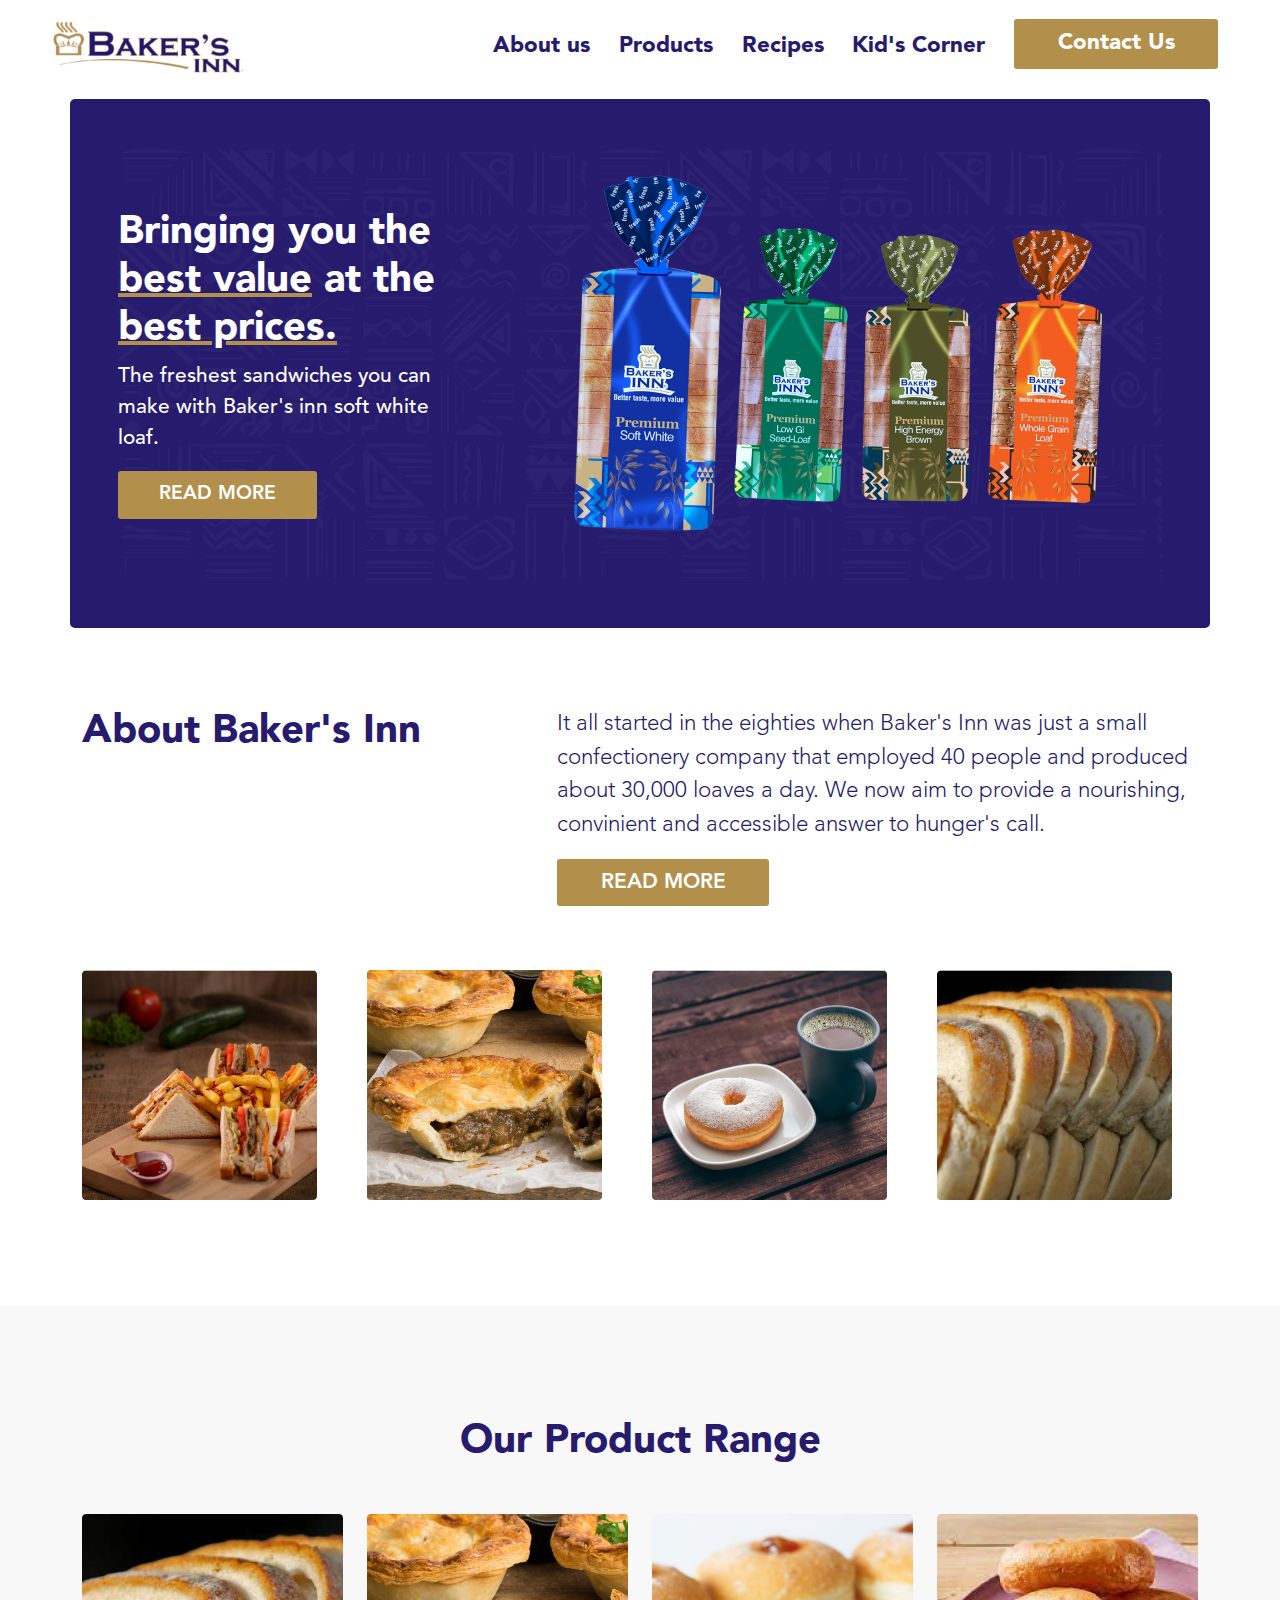
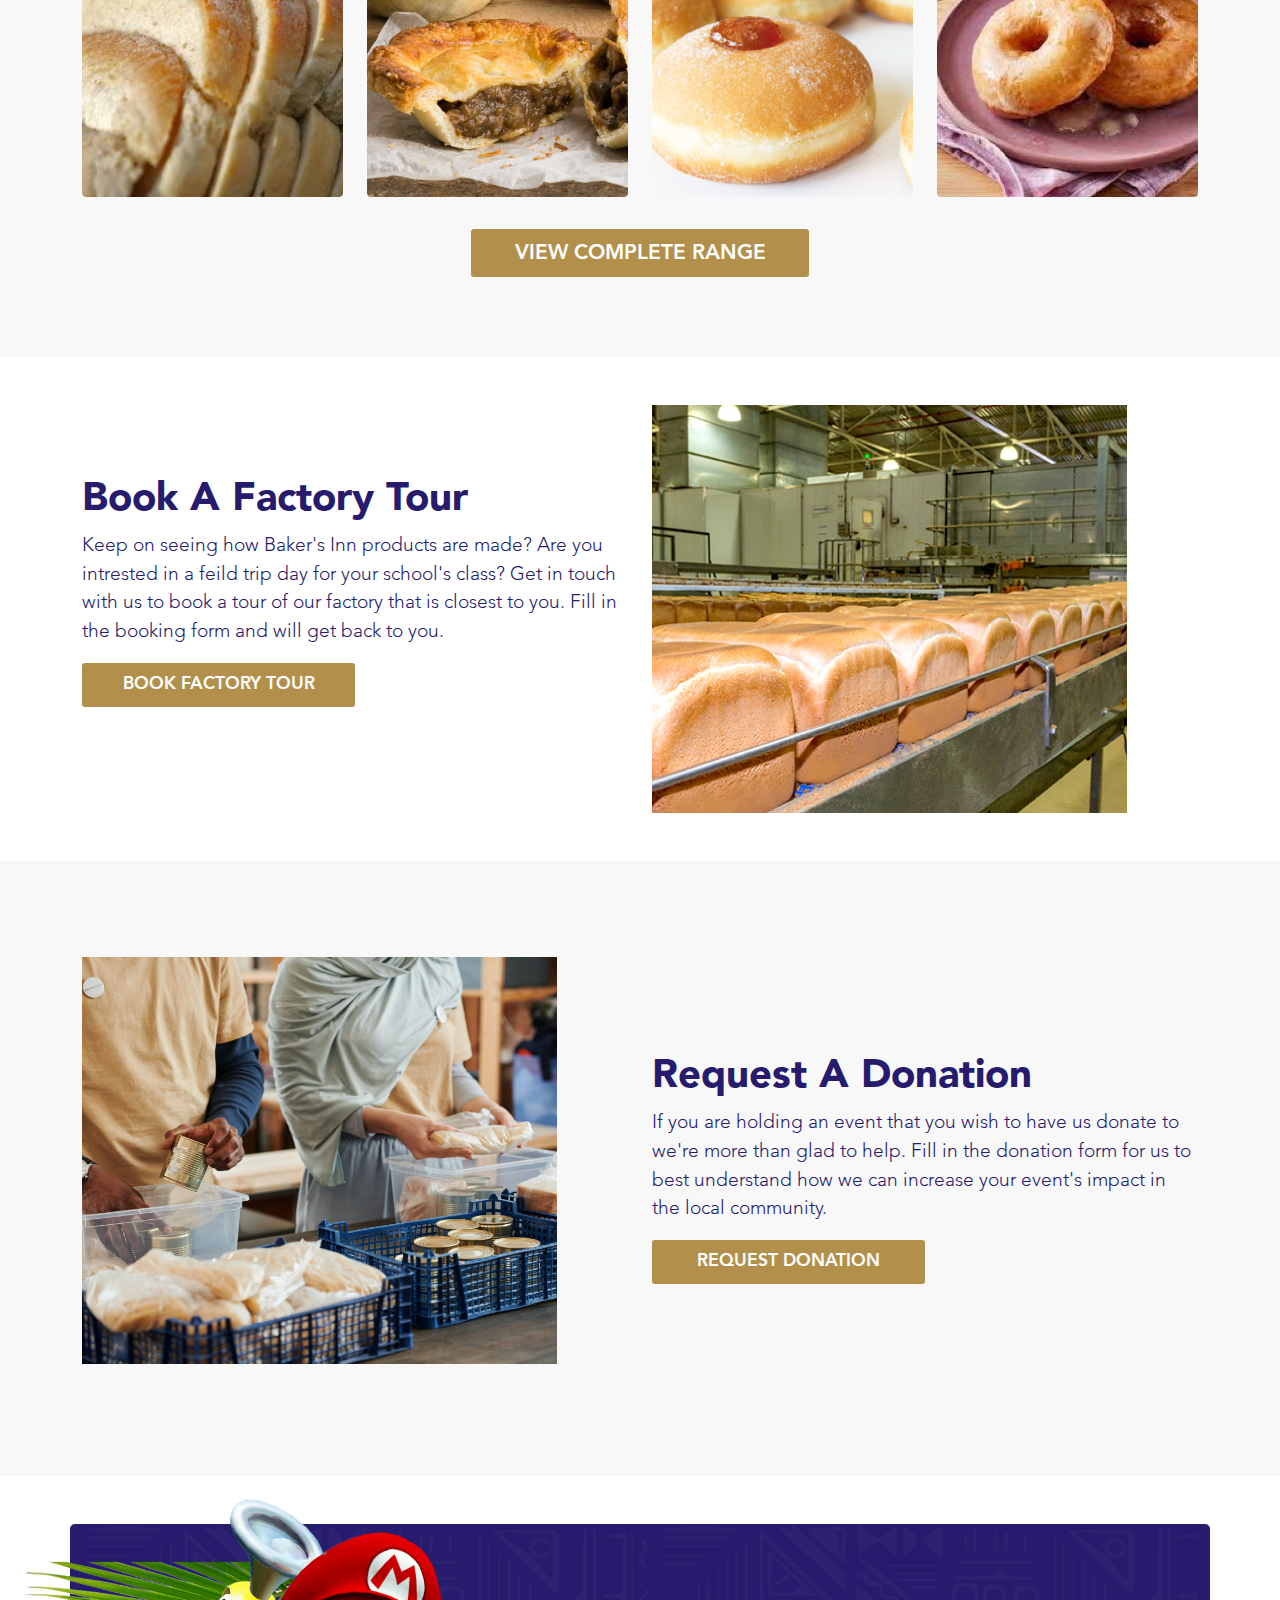
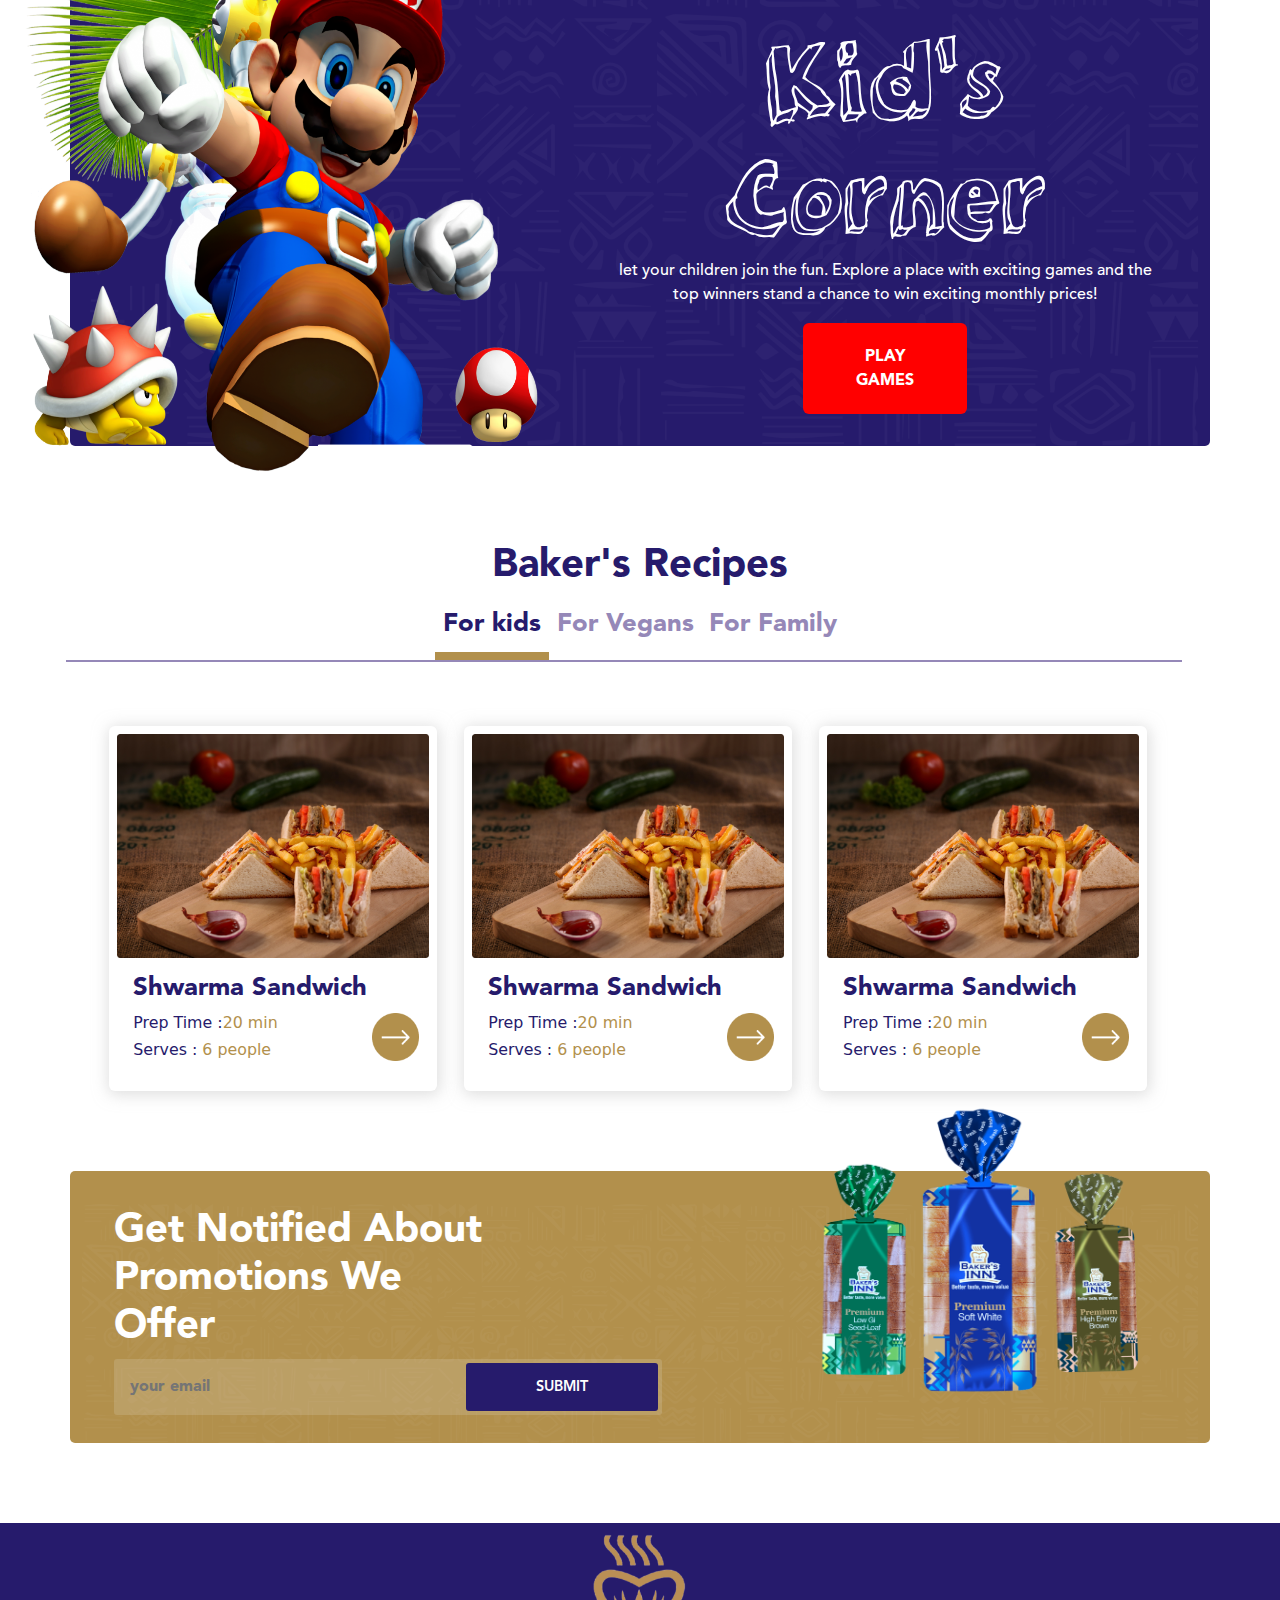
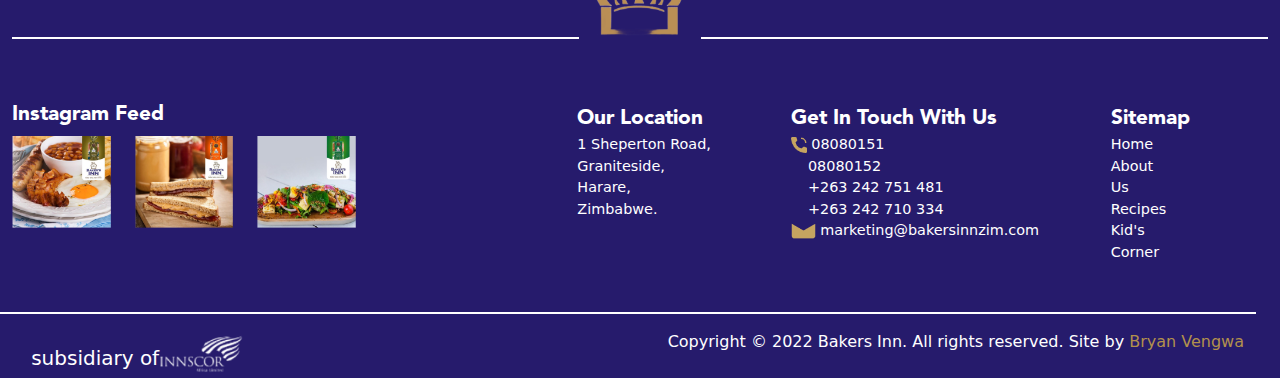
<file: index.html>
<!DOCTYPE html>
<html lang="en">
<head>
       <meta charset="UTF-8">
       <meta http-equiv="X-UA-Compatible" content="IE=edge">
       <meta name="viewport" content="width=device-width, initial-scale=1.0">
       <title>Bakers Inn Zimbabwe</title>
       <link rel="stylesheet" href="style.css">
       <link rel="stylesheet" href="fonts/stylesheet.css">
       <link rel="stylesheet" href="css/bootstrap.min.css">
       <link rel="icon" href="imgs/footer logo.png">
       
</head>
<body>
       <nav>
              <a href="index.html">
              <div class="logo">
                            <img src="imgs/bakersinnlogo.png" class="img-fluid" alt="logo">
                     </div>
              </a>
              <ul>
                     <li><a href="about.html">About us</a></li>
                     <li><a href="products.html">Products</a></li>
                     <li><a href="recipes.html">Recipes</a></li>
                     <li><a href="kids.html">Kid's Corner</a></li>
                     <li> <button><a href="contact.html">Contact Us</a></button> </li>
              </ul>
       </nav>
       <header>
              <div class="container back ">
                     <div class="gradient">

                            <div class="row">
                                   <div class="col-lg-4 col-md-6  header-text">
                                          <h1>Bringing you the <br> <span class="underline" >best value</span> at the <br> <span class="underline" > best prices.</span> </h1>
                                          <p>The freshest sandwiches you can make with Baker's inn soft white loaf.</p>
                                          <button>Read More</button>
                                          
                                   </div>
                                   
                                   <div class="col-lg-8 col-md-6 header-bread">
                                          <div class="bread">
                                                 <img src="imgs/groupheader bread.png"  class="img-fluid" alt="loaves of bread">
                                          </div>
                                   </div>
                            </div>
                     </div>
              </div>
       </header>

       <section class="about">
              <div class="container">
                     <div class="row">
                            <div class="col-lg-5 col-md-5">
                                   <h1>About Baker's Inn</h1>
                            </div>
                            <div class=" col-lg-7 col-md-7">
                                   <p>It all started in the eighties when Baker's Inn was just a small confectionery company that employed 40 people and produced about 30,000 loaves a day. We now aim to provide a nourishing, convinient and accessible answer to hunger's call. </p>
                                   <button class="btn" >READ MORE</button>
                            </div>
                     </div>
                     <div class="row bottom">
                            <div class="col-md-3">
                                   <div class="img-container">
                                          <img src="imgs/sandwich.png" class="img-fluid" alt="sandwich">
                                   </div>
                            </div>
                            <div class="col-md-3">
                                    <div class="img-container">
                                          <img src="imgs/pie.png" class="img-fluid" alt="pie">
                                   </div>
                            </div>
                            <div class="col-md-3">
                                    <div class="img-container">
                                          <img src="imgs/doughnut tea.png" class="img-fluid" alt="doughnut with tea">
                                   </div>
                            </div>
                            <div class="col-md-3">
                                    <div class="img-container">
                                          <img src="imgs/slices.png" class="img-fluid" alt="slices">
                                   </div>
                            </div>
                     </div>
              </div>
       </section>
       <section class="products">
              <div class="container">
                     <div class="row">
                            <h1>Our Product Range</h1>
                            <div class="col-md-3">
                                   <div class="img-container">
                                          <img src="imgs/breadslices.png" class=img-fluid alt="bread slices">
                                          <div class="overlay"><h2>Bread</h2></div>
                                   </div>
                            </div>
                            <div class="col-md-3">
                                    <div class="img-container">
                                          <img src="imgs/pie.png" class=img-fluid alt="meat pies">
                                          <div class="overlay"><h2>Meat Pies</h2></div>
                                          
                                   </div>
                            </div>
                            <div class="col-md-3">
                                    <div class="img-container">
                                          <img src="imgs/scones.png" class=img-fluid alt="scones">
                                          
                                          <div class="overlay"><h2>Scones</h2></div>
                                   </div>
                            </div>
                            <div class="col-md-3">
                                    <div class="img-container">
                                          <img src="imgs/donuts.png" class=img-fluid alt="Dougnuts" >
                                         
                                          <div class="overlay"> <h2>Dougnuts</h2></div>
                                   </div>
                            </div>
                           <div class="button-holder"> <button>VIEW COMPLETE RANGE</button></div>
                     </div>
              </div>
       </section>
       <section class="bookings">
              <div class="container">
                     <div class="row">
                            <div class="col-lg-6 col-md-7  text">
                                   <h1>Book A Factory Tour</h1>
                                   <p>Keep on seeing how Baker's Inn products are made?
                                          Are you intrested in a feild trip day for your school's class?
                                          Get in touch with us to book a tour of our factory that is
                                          closest to you. Fill in the booking form and will get back to you.
                                   </p>
                                   <button class="btn openModalA" >BOOK FACTORY TOUR</button>
                            </div>
                            <div class="col-lg-6 col-md-5  ">
                                   <div class="img-container">
                                          <img src="imgs/factory bread.png" class="img-fluid" alt="factory bread">
                                   </div>
                            </div>
                     </div>
              </div>
       <div class="modalA hidden">
      <button class="close-modalA">&times;</button>
      <h1>Book A Factory Tour</h1>
                     <form action="">
                            <div class="flex-container">
                                   <div class="div">
                                          <input type="text" placeholder="Name of Organisation">
                                   </div>
                                   <div class="div">
                                          <input type="text" placeholder="Name of Contact Person" >
                                   </div>
                            </div>
                            <div class="flex-container">
                                     <div class="div">
                                          <input type="text" placeholder="Organization Address" >
                                     </div>
                                   <div class="div">
                                          <input type="text" placeholder="Organization’s Resident Town" >
                                   </div>
                            </div>
                            <div class="flex-container">
                              <div class="div">
                                   <input type="text" placeholder="Contact Person’s Telephone" >
                              </div>
                                   <div class="div">
                                          <input type="text" placeholder="Contact Person’s E-mail" >
                                   </div>
                            </div>
                            <div class="flex-container">
                                   <div class="div">
                                          <input type="text" placeholder="Date of Visit" >
                                   </div>
                                     <div class="div">
                                          <select name="participants" class="w50" id="participants">
                                                 <option value="30">Number of participants</option>
                                                 <option value="30">30</option>
                                                 <option value="60">60</option>
                                                 <option value="100">100</option>
                                          </select>
                                     </div>
                            </div>
                            <div class="div">
                                   <select name="age" class="w50"  id="">
                                          <option value="">Age Range Of Participants</option>
                                          <option value="">6-12</option>
                                          <option value="">12-18</option>
                                          <option value="">18-25</option>
                                          <option value="">25+</option>
                                   </select>

                            </div>
                     </form>
                     <div class="flex-containers">
                            <div class="parag"  >

                                   <p class="left">Plant Visit <a href="#">Terms & Conditions</a></p>
                            </div>
                            <div class="parag">
                                   
                                   <p class="right">Plant Visit <a href="#">Safety Regulations</a></p>
                            </div>
                            
                     </div>
                     <div class="div">
                            <div class="flex">
                                   <form action="">
                                          <input type="checkbox" id="knowledge" >
                                          
                                   </form>
                                   <p class="your">Your organisation has agreed to the submission of this application and you have authorisation to submit it. The information you have provided on behalf of your organisation is accurate, full and correct.</p>
                            </div>
                            <div class="flex">
                                   <form action="">
                                          <input type="checkbox" id="knowledge" >
                                          
                                   </form>
                                   <p>Have Read The Safety Regulations</p>
                            </div>

                            <div class="div "><button class="btn button" >Submit</button></div>
                     </div>
                     
                     
              </div>
              <div class="overlays"></div>
              
       </section>
       <section class="donate">
              <div class="container">
                     <div class="row">
                               <div class="col-lg-6 col-md-5 ">
                                   <div class="img-container">
                                          <img src="imgs/donate .png" class="img-fluid" alt="donate">
                                   </div>
                            </div>
                                           <div class="col-lg-6 col-md-7  text">
                                   <h1>Request A Donation</h1>
                                   <p>If you are holding an event that you wish to have us donate to we're more than glad to help. Fill in the donation form for us to best understand how we can increase your event's impact in the local community. </p>
                                   <button class="btn openModalB" >REQUEST DONATION</button>
                            </div>
                     </div>
              </div>
                     <div class="modalA modalB hidden">
      <button class="close-modalB">&times;</button>
      <h1>Request Product Donations</h1>
      <p class="p-tag" >You can apply for product donations by completing this form, we will contact you should your application be successful. Please bear in mind that we will need at least 3 weeks’ notice to the date of your event</p>
                     <form action="">
                            <div class="flex-container">
                                   <div class="div">
                                          <input type="text" placeholder="Name of Organisation">
                                   </div>
                                   <div class="div">
                                          <input type="text" placeholder="Name of Contact Person" >
                                   </div>
                            </div>
                            <div class="flex-container">
                                     <div class="div">
                                          <input type="text" placeholder="Contact Person Position" >
                                     </div>
                                   <div class="div">
                                          <input type="text" placeholder="Organization Address" >
                                   </div>
                            </div>
                            <div class="flex-container">
                              <div class="div">
                                   <input type="text" placeholder="Contact Person’s Telephone" >
                              </div>
                                   <div class="div">
                                          <input type="text" placeholder="Contact Person’s E-mail" >
                                   </div>
                            </div>
                                   <div class="flex-container">
                              <div class="div">
                                   <input type="text" placeholder="Date of Event" >
                              </div>
                                   <div class="div">
                                          <select name="donations" class="w50" id="donations">
                                                 <option value="30">intended use of Donations</option>
                                                 <option value="30">Charity</option>
                                                 <option value="60">Fundraising</option>
                                                 <option value="100">Sponsorship</option>
                                          </select>
                                   </div>
                            </div>
                            <div class="flex-containerB">

                                     <div class="div">
                                          <select name="participants" class="w50" id="participants">
                                                 <option value="30">Number of Attendants</option>
                                                 <option value="30">30</option>
                                                 <option value="60">60</option>
                                                 <option value="100">100</option>
                                          </select>
                                   </div>
                                  <div class="div">
                                   <select name="age" class="w50"  id="">
                                          <option value="">What Product Are Specifically Looking For?</option>
                                          <option value="">6-12</option>
                                          <option value="">12-18</option>
                                          <option value="">18-25</option>
                                          <option value="">25+</option>
                                   </select>

                            </div>
                            </div>
                
                     </form>
           

                            <div class="div "><button class="btn button openNext" >Proceed to next step</button></div>
        
            
                     
                     
              </div>
                                  <div class="modalC hidden">
                                   <button class="close-modalC">&times;</button>
                                   <h1>Request Product Donations</h1>
                                   <form action="">
                                          <div class="flex-container">
                                                 <div class="div">
                                                        <textarea name="productUse" id="products" cols="" rows="10" placeholder="How Do You Inted On Using the Product?" ></textarea>
                                                 </div>
                                          </div>
                                          <div class="flex-containerB">
                                                 <div class="div">
                                                        <textarea name="benefit" id="benefit" class="benefit" cols="10" rows="10" placeholder="How will the community benefit from you as a result of our donation?" ></textarea>
                                                 </div>
                                          </div>
                       
                                   </form>
                                   <div class="div "><button class="btn buttons" >Submit Application</button></div>
                            </div>


       </section>
       <section class="kids">
              
              <div class="container back">
                            <div class="gradient">
                            <div class="row">
                                   <div class="col-lg-6 col-md-7 mario">
                                          <img src="imgs/mariofinal.png" class="img-fluid" alt="mario">
                                   </div>
                                   <div class="col-lg-6 col-md-5 text">
                                          <h1>Kid's Corner</h1>
                                          <p>let your children join the fun. Explore a place with exciting games and the top winners stand a chance to win exciting monthly prices!</p>
                                          <button class="btn">PLAY GAMES</button>
                                          
                                   </div>
                            </div>
                 
                     </div>
                          
              </div>
       </section>
       
       <section class="recipe">
              <div class="container">
              <h1 class="heading" >Baker's Recipes</h1>
                     <div class="row">
                            <div class="center">
                            <ul class="tab-links" >
                                   <li data-tab="1" class=" tabs taber1 active">For kids</li>
                                   <li data-tab="2" class=" tabs taber2" >For Vegans</li>
                                   <li data-tab="3" class=" tabs taber3" >For Family</li>
                                   <div class="line">

                                   </div>
                                   
                            </ul>

                            </div>
                      
                            <div class="row">
                                   <div class="flex-container">
                                   <div class="card" width="22rem" >
                                          <div class="img-container">
                                                 <img src="imgs/shwarma.png" data-tab="1" class="img-fluid recipes  active" alt="shwarma">
                                                 <img src="imgs/shortbread.png" data-tab="2" class="img-fluid recipes hidden"  alt="shortbread">
                                                 <img src="imgs/salmon.png" data-tab="3" class="img-fluid recipes hidden"  alt="salmon">
                                          </div>
                                          <div class="card-body">
                                                <h4 class="card-title recipes active" data-tab="1"  >Shwarma Sandwich</h4>
                                                <h4 class="card-title recipes hidden" data-tab="2"  >Sweet Shortbread</h4> 
                                                <h4 class="card-title recipes hidden" data-tab="3"  >Salmon Strips</h4> 
                                                 <div class="flexbox-container">
                                                 <div class="text-container" >
                                                        <h5>Prep Time :<span>20 min</span></h5>
                                                 <h5>Serves    : <span>6 people</span> </h5>

                                                 </div>
                                                 <div class="arrow">
                                                        <img src="imgs/arrow.png" class="img-fluid" alt="left arrow">
                                                 </div>
                                                 
                                                 </div>
                                          </div>
                                   </div>
                                                               <div class="card" width="22rem" >
                                          <div class="img-container">
                                                <img src="imgs/shwarma.png" data-tab="1" class="img-fluid recipes  active" alt="shwarma">
                                                <img src="imgs/shortbread.png" data-tab="2" class="img-fluid recipes hidden"  alt="shortbread"> 
                                                <img src="imgs/salmon.png" data-tab="3" class="img-fluid recipes hidden"  alt="salmon"> 
                                          </div>
                                          <div class="card-body">
                                                 <h4 class="card-title recipes active" data-tab="1"  >Shwarma Sandwich</h4>
                                                 <h4 class="card-title recipes hidden" data-tab="2"  >Sweet Shortbread</h4>
                                                 <h4 class="card-title recipes hidden" data-tab="3"  >Salmon Strips</h4> 
                                                 <div class="flexbox-container">
                                                 <div class="text-container" >
                                                        <h5>Prep Time :<span>20 min</span></h5>
                                                 <h5>Serves    : <span>6 people</span> </h5>

                                                 </div>
                                                 <div class="arrow">
                                                        <img src="imgs/arrow.png" class="img-fluid" alt="left arrow">
                                                 </div>
                                                 
                                                 </div>
                                          </div>
                                   </div>
                                                                <div class="card" width="22rem" >
                                          <div class="img-container">
                                                 <img src="imgs/shwarma.png" data-tab="1" class="img-fluid recipes  active" alt="shwarma">
                                                 <img src="imgs/shortbread.png" data-tab="2" class="img-fluid recipes hidden"  alt="shortbread">
                                                 <img src="imgs/salmon.png" data-tab="3" class="img-fluid recipes hidden"  alt="salmon">
                                          </div>
                                          <div class="card-body">
                                                 <h4 class="card-title recipes active" data-tab="1"  >Shwarma Sandwich</h4>
                                                 <h4 class="card-title recipes hidden" data-tab="2"  >Sweet Shortbread</h4>
                                                 <h4 class="card-title recipes hidden" data-tab="3"  >Salmon Strips</h4> 
                                                 <div class="flexbox-container">
                                                 <div class="text-container" >
                                                        <h5>Prep Time :<span>20 min</span></h5>
                                                 <h5>Serves    : <span>6 people</span> </h5>

                                                 </div>
                                                 <div class="arrow">
                                                        <img src="imgs/arrow.png" class="img-fluid" alt="left arrow">
                                                 </div>
                                                 
                                                 </div>
                                          </div>
                                   </div>
                               </div>
                            </div>
                            <div class="col-md-4"></div>
                            <div class="col-md-4"></div>
                     </div>
              </div>
       </section>

       <!-- ==START PROMOTIONS SECTIONS== -->
       <section class="promotions">
              <div class="container background">
                     <div class="gradient">
                     <div class="row">
                            <div class="col-md-7" >
                                   <div class="text-container">
                                                        <h2>Get Notified About Promotions We Offer</h2>
                                          <label for="">
                                                 <input type="text" placeholder="your email" >
                                                 <button>SUBMIT</button>
                                          </label>

                                   </div>
                     
                            </div>
                            <div class="col-md-5">
                                   <div class="img-container">
                                          <img src="imgs/bottom bread group.png" class="img-fluid" alt="loaves of bread">
                                   </div>
                                   
                            </div>
                     </div>
                     </div>
              </div>
       </section>
       <footer>
              <div class="container-fluid back">
                     <div class="row">
                            <div class="logo">
                                   <div class="line"></div>
                                   <div class="logo-container"> 
                                          <img src="imgs/footer logo.png" class="img-fluid" alt="">
                                   </div>
                                   <div class="line"></div>
                                   
                            </div>
                            <div class=" col-lg-5 col-md-3">
                                   <h2 class="heading" >Instagram Feed</h2>
                                   <div class="row feed">
                                          <div class="col-md-4 feed-container">
                                                 <img src="imgs/HOTBUN.png" class="img-fluid" alt="instafeed">
                                          </div>
                                          <div class="col-md-4 feed-container">
                                                 <img src="imgs/insta feed.png" class="img-fluid" alt="instafeed">
                                          </div>
                                          <div class="col-md-4- feed-container">
                                                    <img src="imgs/instafeed.png" class="img-fluid" alt="instafeed">
                                          </div>
                                   </div>
                            </div>
                            <div class="col-lg-2 col-md-3">
                                
                                   <ul>   <li class="heading" id="heading" >Our Location</li>
                                          <li>1 Sheperton Road,</li>
                                          <li>Graniteside,</li>
                                          <li>Harare,</li>
                                          <li>Zimbabwe.</li>
                                   </ul>
                            </div>
                            <div class="col-lg-3 col-md-4">
                                    
                                   <ul>   <li class="heading">Get In Touch With Us</li>
                                          <li> <span class="icons"><img src="imgs/call.png" class="img-fluid " alt="call"></span> 08080151</li>
                                          <li class="left" >08080152</li>
                                          <li class="left" >+263 242 751 481</li>
                                          <li class="left" >+263 242 710 334</li>
                                          <li> <span class="icons"><img src="imgs/mail.png" class="img-fluid " alt="mail"></span> marketing@bakersinnzim.com</li>
                                   </ul>

                            </div>
                            <div class="col-lg-1 col-md-2">
                                   
                                      <ul><li class="heading">Sitemap</li>
                                          <li><a href="">Home</a></li>
                                          <li><a href="">About Us</a></li>
                                          <li><a href="">Recipes</a></li>
                                          <li><a href="">Kid's Corner</a></li>
                                   </ul>

                            </div>
                            <div class="row">
                                   <div class="line"></div>
                                   <div class="bottom">
                                   <div class="left">
                                          <!-- <div class="inn-container"> -->
                                                 <h5>subsidiary of</h5>
                                                  <img src="imgs/inscor_logo@2x 1.png" class="img-fluid" alt=""> 

                                          <!-- </div> -->
                                          
                                   </div>
                                   <div class="right">
                                          <p>Copyright © 2022 Bakers Inn. All rights reserved. Site by <span>Bryan Vengwa</span> </p>
                                   </div>
                                   </div>
                            </div>
                     </div>
              </div>
       </footer>
       <div class="loader"></div>
       <script src="script.js"></script>
       <!-- <script src="bootstrap/bootstrap.bundle.min.js"></script> -->
</body>
</html>
</file>
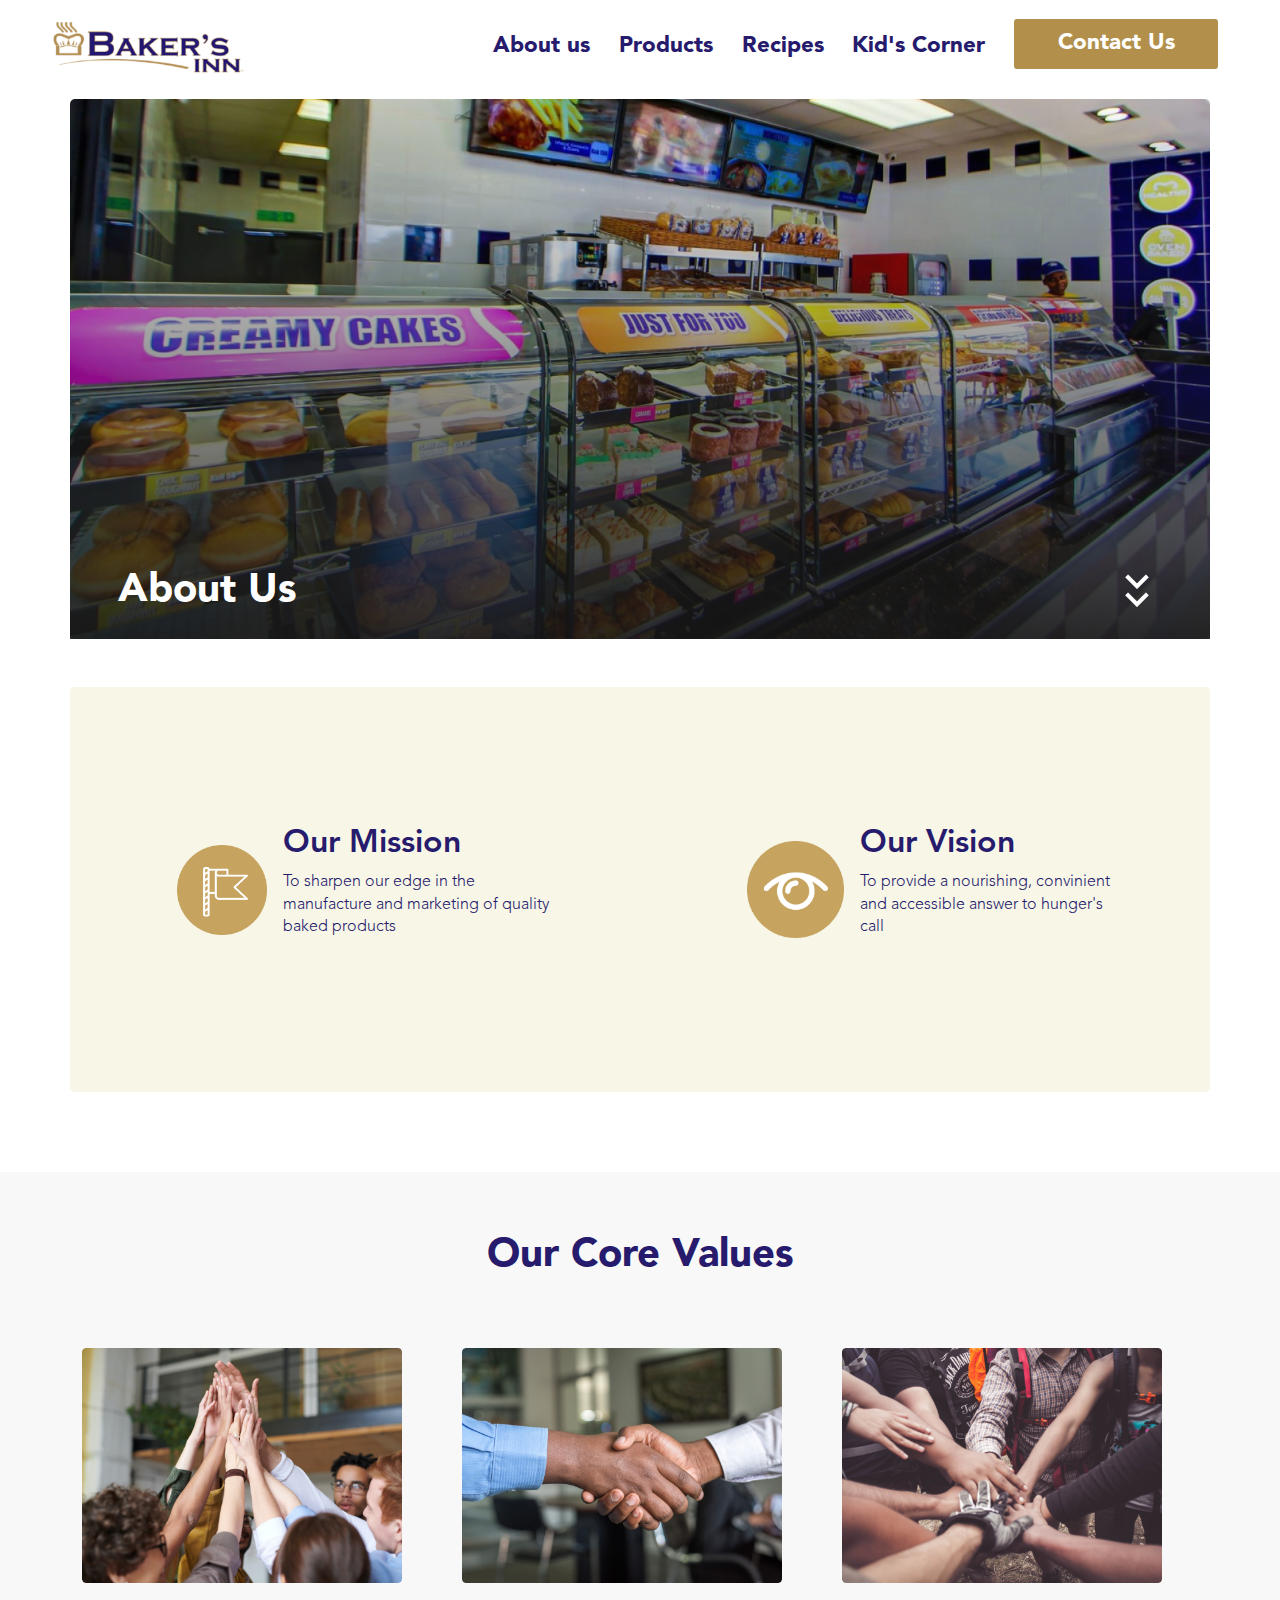
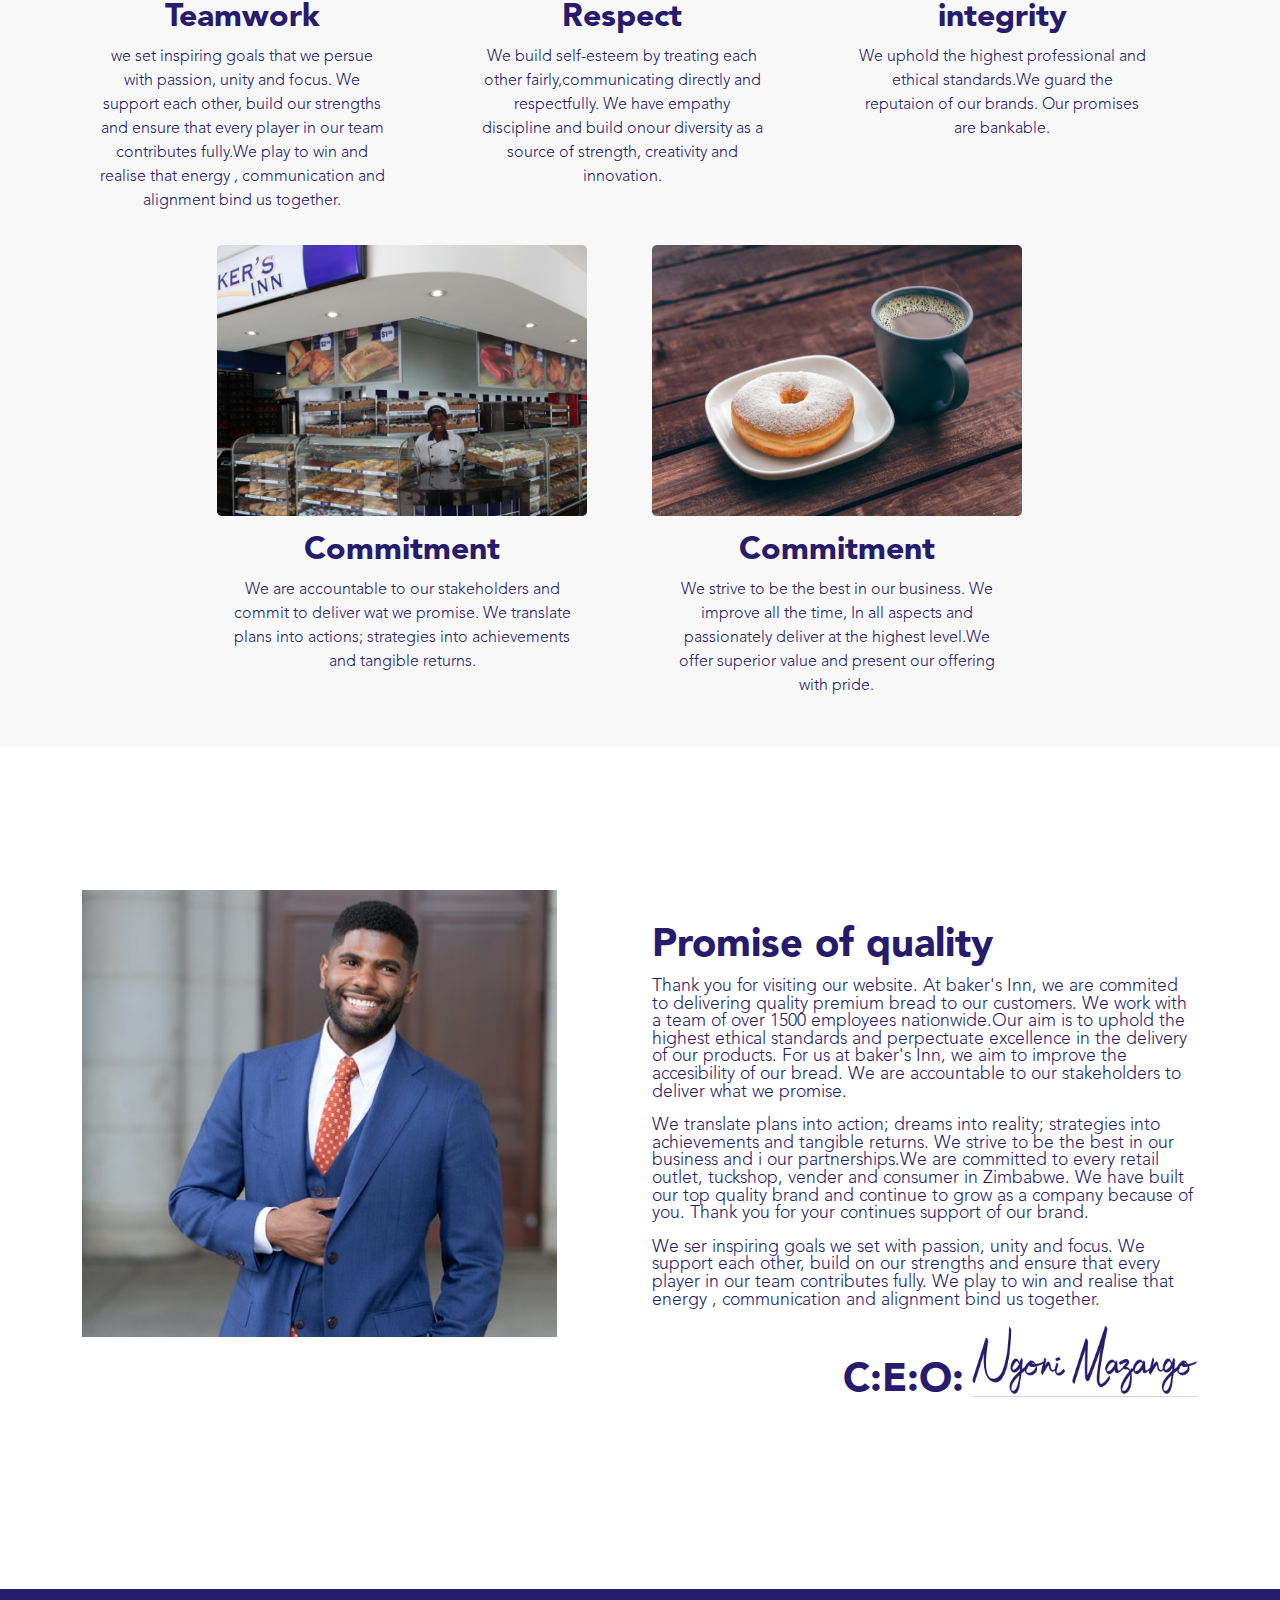
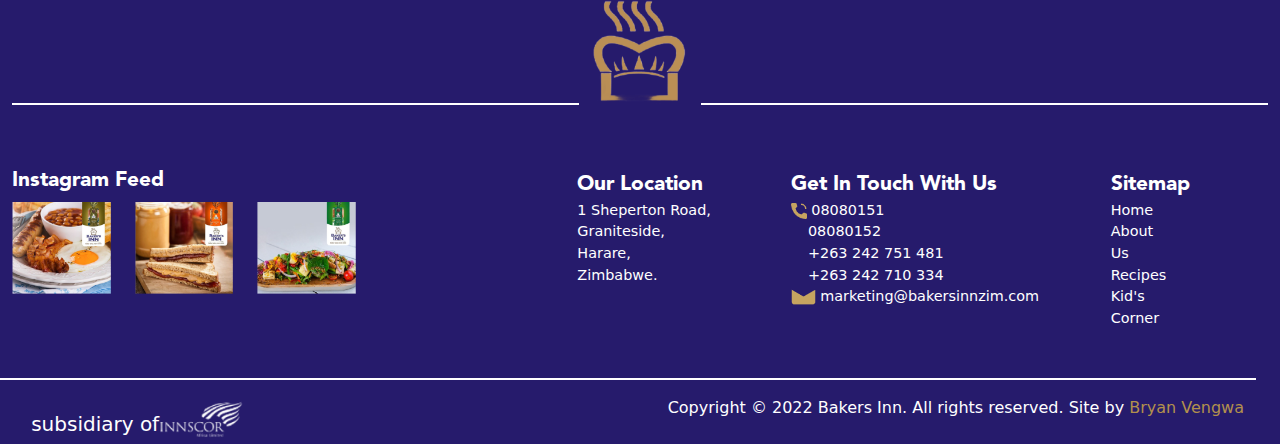
<file: about.html>
<!DOCTYPE html>
<html lang="en">
<head>
       <meta charset="UTF-8">
       <meta http-equiv="X-UA-Compatible" content="IE=edge">
       <meta name="viewport" content="width=device-width, initial-scale=1.0">
       <title>Bakers Inn Zimbabwe</title>
       <link rel="stylesheet" href="style.css">
       <link rel="stylesheet" href="fonts/stylesheet.css">
       <link rel="stylesheet" href="css/bootstrap.min.css">
       <link rel="icon" href="imgs/footer logo.png">
       
</head>
<body>
       <nav>
              <a href="index.html">
              <div class="logo">
                            <img src="imgs/bakersinnlogo.png" class="img-fluid" alt="logo">
                     </div>
              </a>
              <ul>
                     <li><a href="about.html">About us</a></li>
                     <li><a href="products.html">Products</a></li>
                     <li><a href="recipes.html">Recipes</a></li>
                     <li><a href="kids.html">Kid's Corner</a></li>
                     <li> <button><a href="contact.html">Contact Us</a></button> </li>
              </ul>
       </nav>
       <header>
              <div class="container back" id="back">
                     <div class="gradient"></div>
                     <!-- <img src="imgs/about us header.png" class="img-fluid" alt=""> -->
                     <div class="text">
                            <h2>About Us</h2>
                            <div class="down-arrow">
                                   <img src="imgs/arrow down.png" class="img-fluid" alt="">
                            </div>
                     </div>
              </div>
       </header>


       <!-- ==START Mission SECTIONS== -->
              <section class="mission">
                     <div class="container">
                            <div class="row">
                                   <div class="col-md-1"></div>
                                 
                                   <div class="col-md-5">
                                          <div class="mission-container">
                                                 <div class="img-container">
                                                        <img src="imgs/our mission flag.png" class="img-fluid" alt="flag">
                                                 </div>
                                                 <div class="text-container">
                                                        <h2>Our Mission</h2>
                                                        <p>To sharpen our edge in the manufacture and marketing of quality baked products</p>
                                                 </div>
                                          </div>
                                   </div>
                                     <div class="col-md-1"></div>
                                   <div class="col-md-5">
                                                 <div class="mission-container">
                                                 <div class="img-container">
                                                        <img src="imgs/our vision eye.png" class="img-fluid" alt="eye">
                                                 </div>
                                                 <div class="text-container">
                                                        <h2>Our Vision</h2>
                                                        <p>To provide a nourishing, convinient and accessible answer to hunger's call</p>
                                                 </div>
                                          </div>
                                   </div>
                            </div>
                     </div>
              </section>
       <!-- ==       END OF MISSION== -->

       <!-- ==START OF VALUES== -->
              <section class="values">
                     <div class="container">
                            <h1>Our Core Values</h1>
                            <div class="row">
                                   <div class="col-md-4">
                                        <div class="card" width="20rem" >
                                                  <div class="img-container">
                                                         <img src="imgs/teamwork.png" data-tab="1" class="img-fluid recipes  active" alt="teamwork">
                                                  </div>
                                                  <div class="card-body">
                                                        <h2>Teamwork</h2>
                                                        <p>we set inspiring goals that we persue with passion, unity and focus. We support each other,
                                                               build our strengths and ensure that every player in our team contributes fully.We play to win and realise that energy , communication and alignment bind us together.
                                                        </p>
        
                                                  </div>
                                         
                                                 
                                           </div>
                                          </div>
                                   <div class="col-md-4">
                                           <div class="card" width="22rem" >
                                                  <div class="img-container">
                                                         <img src="imgs/respect.png" data-tab="1" class="img-fluid recipes  active" alt="respect">
                                                  </div>
                                                  <div class="card-body">
                                                        <h2>Respect</h2>
                                                        <p> We build self-esteem by treating each other fairly,communicating directly and respectfully. We have empathy discipline and build onour diversity as a source of strength, creativity and innovation.
                                                        </p>
        
                                                  </div>
                                         
                                                 
                                           </div>
                                   </div>
                                   <div class="col-md-4">
                                           <div class="card" width="22rem" >
                                                  <div class="img-container">
                                                         <img src="imgs/integrity.png" data-tab="1" class="img-fluid recipes  active" alt="integrity">
                                                  </div>
                                                  <div class="card-body">
                                                        <h2>integrity</h2>
                                                        <p>We uphold the highest professional and ethical standards.We guard the reputaion of our brands. Our promises are bankable.
                                                        </p>
        
                                                  </div>
                                         
                                                 
                                           </div>
                                   </div>
                            </div>
                     </div>
                     <div class="row">
                            <div class="col-md-2"></div>
                            <div class="col-md-4">
                                          <div class="card" width="22rem" >
                                                  <div class="img-container">
                                                         <img src="imgs/commitment.png" data-tab="1" class="img-fluid recipes  active" alt="bakers inn shop">
                                                  </div>
                                                  <div class="card-body">
                                                        <h2>Commitment</h2>
                                                        <p>We are accountable to our stakeholders and commit to deliver wat we promise. We translate plans into actions; strategies into achievements and tangible returns.
                                                        </p>
        
                                                  </div>
                                         
                                                 
                                           </div>
                            </div>
                            <div class="col-md-4">
                                          <div class="card" width="22rem" >
                                                  <div class="img-container">
                                                         <img src="imgs/excellence.png" data-tab="1" class="img-fluid recipes  active" alt="bakers inn shop">
                                                  </div>
                                                  <div class="card-body">
                                                        <h2>Commitment</h2>
                                                        <p>We strive to be the best in our business. We improve all the time, In all aspects and passionately deliver at the highest level.We offer superior value and present our offering with pride.
                                                        </p>
        
                                                  </div>
                                         
                                                 
                                           </div>
                            </div>
                            <div class="col-md-2"></div>
                     </div>
              </section>
       <!-- ==END OF VALUES== -->


       <section class="donate" id="donate">
              <div class="container">
                     <div class="row">
                               <div class="col-lg-6 col-md-12 col-sm-12">
                                   <div class="img-container">
                                          <img src="imgs/ceo.png" class="img-fluid" alt="ceo">
                                   </div>
                            </div>
                     <div class="col-lg-6 col-md-12 col-sm-12 text">
                                   <h1>Promise of quality</h1>
                                   <p>Thank you for visiting our website. At baker's Inn, we are commited to delivering quality premium bread to our customers. We work with a team of over 1500 employees nationwide.Our aim is to uphold the highest ethical standards and perpectuate excellence in the delivery of our products. For us at baker's Inn, we aim to improve the accesibility of our bread. We are accountable to our stakeholders to deliver what we promise. </p>
                                   <p>We translate plans into action; dreams into reality; strategies into achievements and tangible returns. We strive to be the best in our business and i our partnerships.We are committed to every retail outlet, tuckshop, vender and consumer in Zimbabwe. 
                                          We have built our top quality brand and continue to grow as a company because of you. Thank you for your continues support of our brand.
                                   </p>
                                   <p>We ser inspiring goals we set with passion, unity and focus. We support each other, build on our strengths and ensure that every player in our team contributes fully. We play to win and realise that energy , communication and alignment bind us together.</p>
                                   <div class="signature">
                                          <h1>C:E:O:</h1>
                                          <div class="sig-container">
                                                 <img src="imgs/signature.png" class="img-fluid" alt="signature">
                                          </div>
                                   </div>
                            </div>
                     </div>
              </div>

       </section>


       <footer>
              <div class="container-fluid back">
                     <div class="row">
                            <div class="logo">
                                   <div class="line"></div>
                                   <div class="logo-container"> 
                                          <img src="imgs/footer logo.png" class="img-fluid" alt="">
                                   </div>
                                   <div class="line"></div>
                                   
                            </div>
                            <div class=" col-lg-5 col-md-3">
                                   <h2 class="heading" >Instagram Feed</h2>
                                   <div class="row feed">
                                          <div class="col-md-4 feed-container">
                                                 <img src="imgs/HOTBUN.png" class="img-fluid" alt="instafeed">
                                          </div>
                                          <div class="col-md-4 feed-container">
                                                 <img src="imgs/insta feed.png" class="img-fluid" alt="instafeed">
                                          </div>
                                          <div class="col-md-4- feed-container">
                                                    <img src="imgs/instafeed.png" class="img-fluid" alt="instafeed">
                                          </div>
                                   </div>
                            </div>
                            <div class="col-lg-2 col-md-3">
                                
                                   <ul>   <li class="heading" id="heading" >Our Location</li>
                                          <li>1 Sheperton Road,</li>
                                          <li>Graniteside,</li>
                                          <li>Harare,</li>
                                          <li>Zimbabwe.</li>
                                   </ul>
                            </div>
                            <div class="col-lg-3 col-md-4">
                                    
                                   <ul>   <li class="heading">Get In Touch With Us</li>
                                          <li> <span class="icons"><img src="imgs/call.png" class="img-fluid " alt="call"></span> 08080151</li>
                                          <li class="left" >08080152</li>
                                          <li class="left" >+263 242 751 481</li>
                                          <li class="left" >+263 242 710 334</li>
                                          <li> <span class="icons"><img src="imgs/mail.png" class="img-fluid " alt="mail"></span> marketing@bakersinnzim.com</li>
                                   </ul>

                            </div>
                            <div class="col-lg-1 col-md-2">
                                   
                                      <ul><li class="heading">Sitemap</li>
                                          <li><a href="">Home</a></li>
                                          <li><a href="">About Us</a></li>
                                          <li><a href="">Recipes</a></li>
                                          <li><a href="">Kid's Corner</a></li>
                                   </ul>

                            </div>
                            <div class="row">
                                   <div class="line"></div>
                                   <div class="bottom">
                                   <div class="left">
                                          <!-- <div class="inn-container"> -->
                                                 <h5>subsidiary of</h5>
                                                  <img src="imgs/inscor_logo@2x 1.png" class="img-fluid" alt=""> 

                                          <!-- </div> -->
                                          
                                   </div>
                                   <div class="right">
                                          <p>Copyright © 2022 Bakers Inn. All rights reserved. Site by <span>Bryan Vengwa</span> </p>
                                   </div>
                                   </div>
                            </div>
                     </div>
              </div>
       </footer>
       
       <script src="script.js"></script>
       <!-- <script src="bootstrap/bootstrap.bundle.min.js"></script> -->
</body>
</html>
</file>
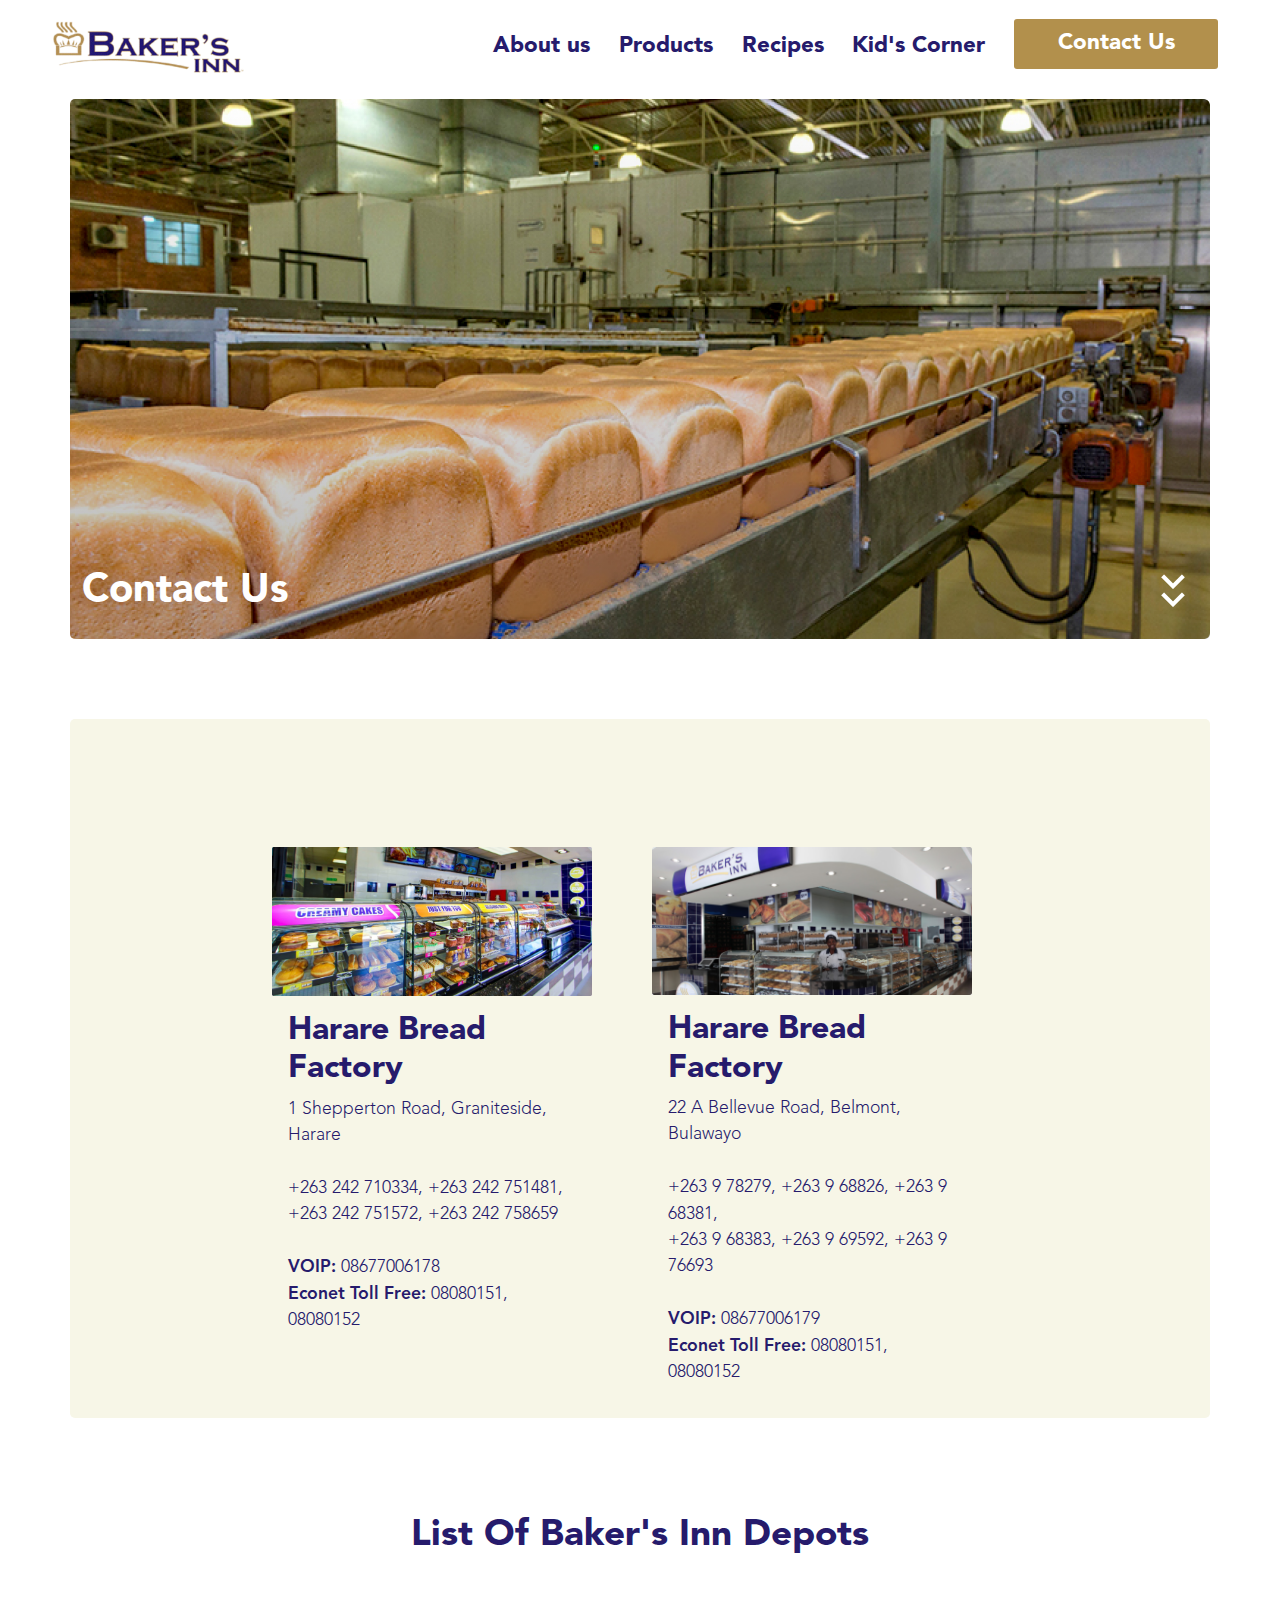
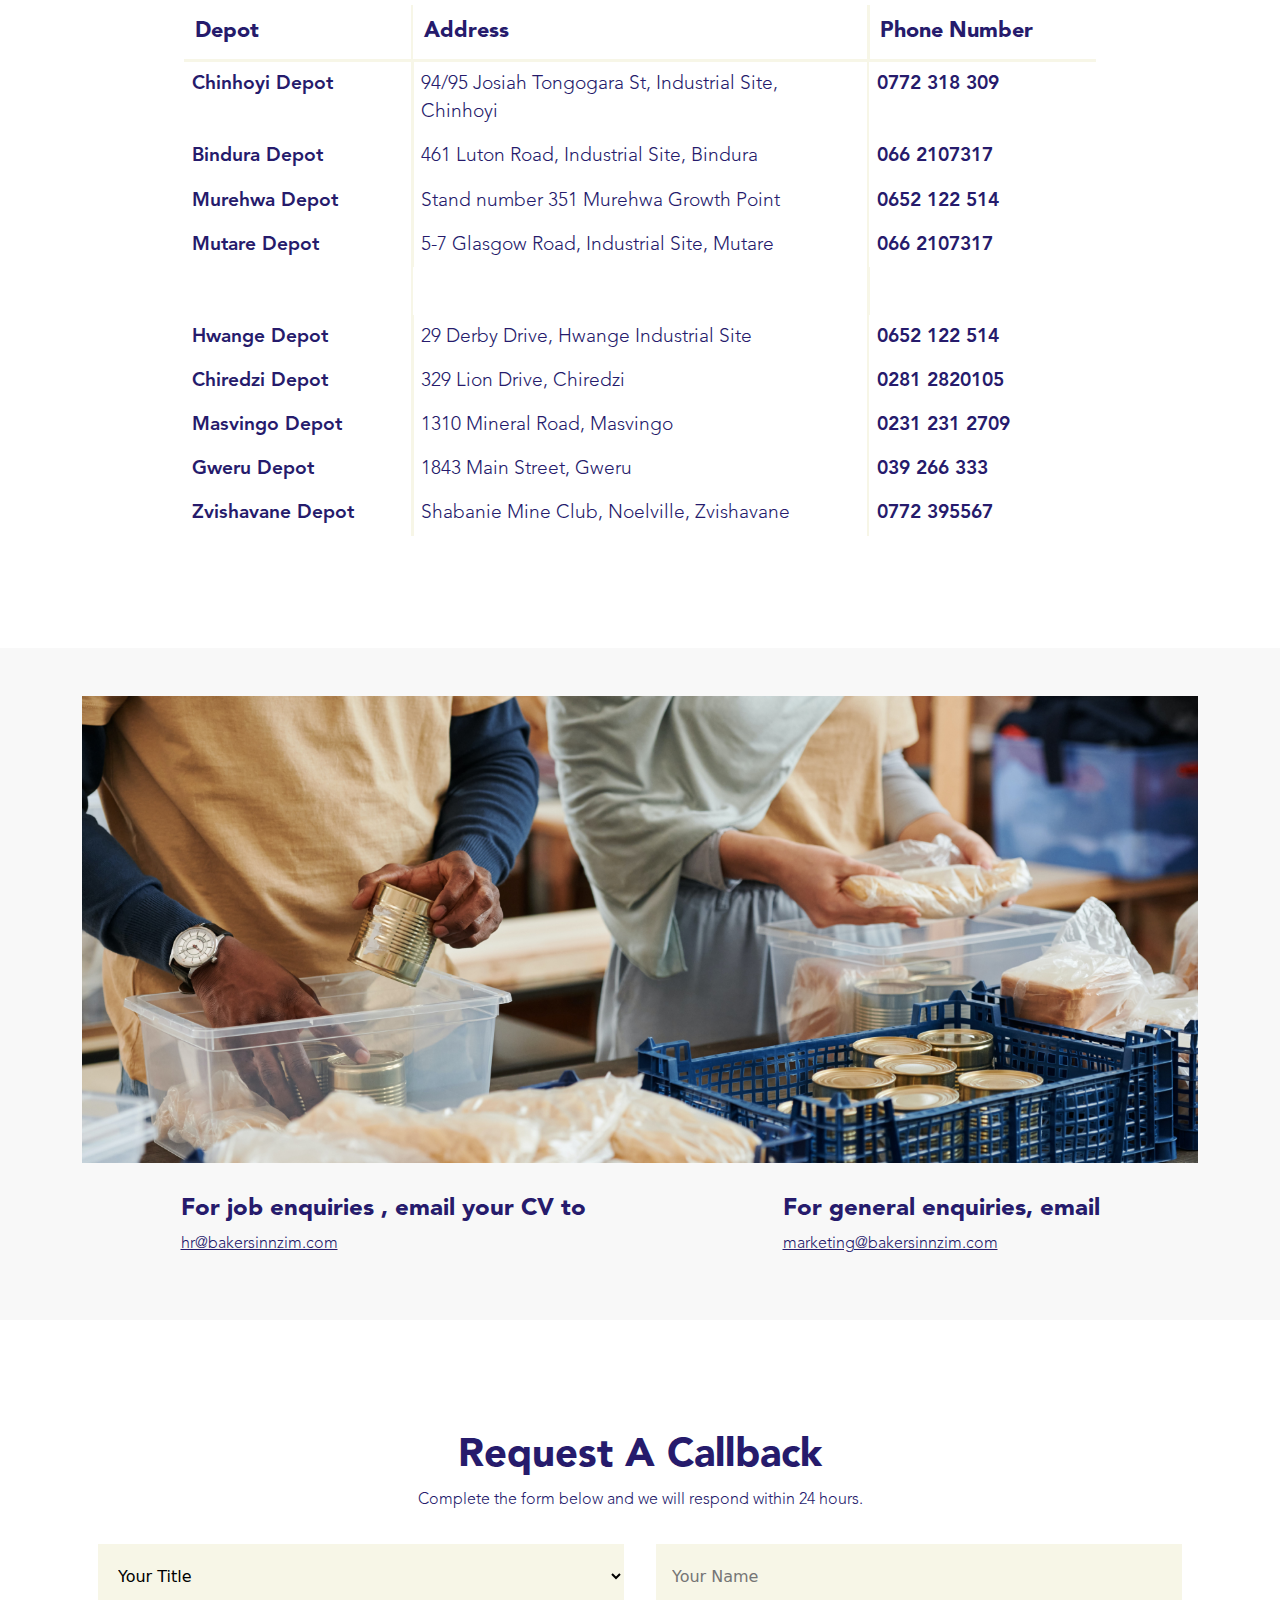
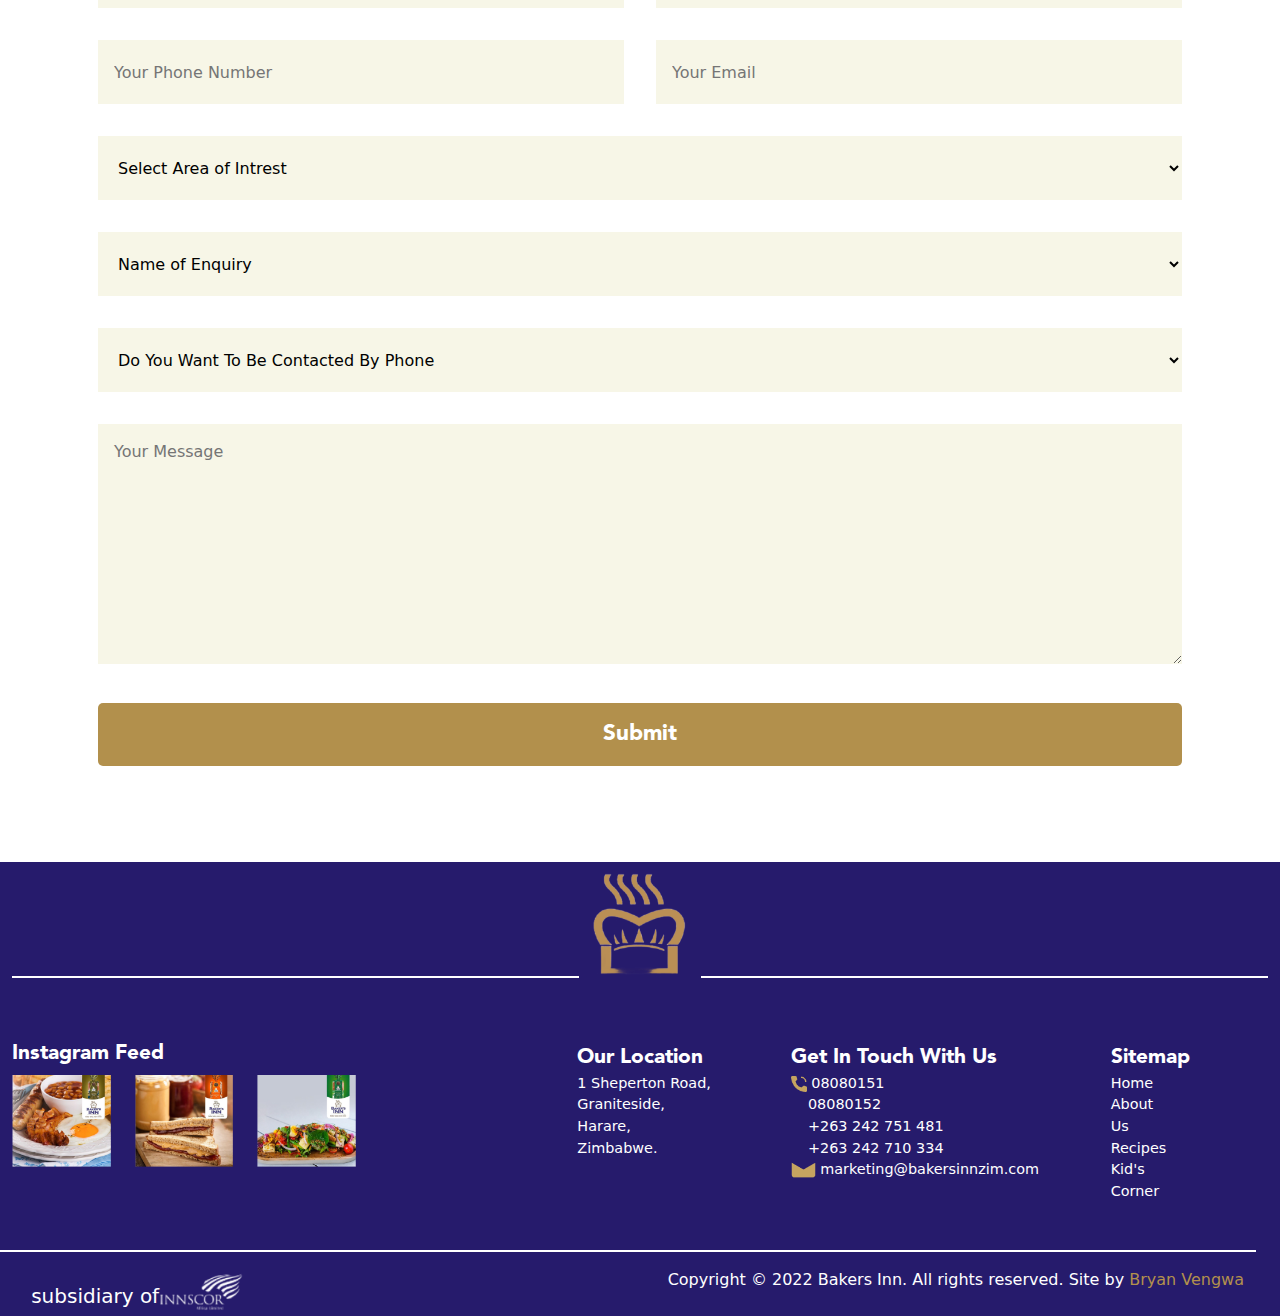
<file: contact.html>
<!DOCTYPE html>
<html lang="en">
<head>
       <meta charset="UTF-8">
       <meta http-equiv="X-UA-Compatible" content="IE=edge">
       <meta name="viewport" content="width=device-width, initial-scale=1.0">
       <title>Bakers Inn Zimbabwe</title>
       <link rel="stylesheet" href="style.css">
       <link rel="stylesheet" href="fonts/stylesheet.css">
       <link rel="stylesheet" href="css/bootstrap.min.css">
       <link rel="icon" href="imgs/footer logo.png">
       
</head>
<body>
       <nav>
              <a href="index.html">
              <div class="logo">
                            <img src="imgs/bakersinnlogo.png" class="img-fluid" alt="logo">
                     </div>
              </a>
              <ul>
                     <li><a href="about.html">About us</a></li>
                     <li><a href="products.html">Products</a></li>
                     <li><a href="recipes.html">Recipes</a></li>
                     <li><a href="kids.html">Kid's Corner</a></li>
                     <li> <button><a href="contact.html">Contact Us</a></button> </li>
              </ul>
       </nav>
       <header id="backs" >
              <div class="container backs"   >
                     <div class="gradient"></div>
                     <!-- <img src="imgs/about us header.png" class="img-fluid" alt=""> -->
                     <div class="text">
                            <h2>Contact Us</h2>
                            <div class="down-arrow">
                                   <img src="imgs/arrow down.png" class="img-fluid" alt="">
                            </div>
                     </div>
              </div>
       </header>


  <!-- ==START OUR factories== -->
   <section class="values" id="factories">
                     <div class="container"  id="factory-background" >
                            <h1></h1>
             
                     <div class="row">
                            <div class="col-lg-2 col-md-1"></div>
                            <div class="col-lg-4 col-md-5">
                                          <div class="card" width="22rem" >
                                                  <div class="img-container">
                                                         <img src="imgs/about us header.png" data-tab="1" class="img-fluid recipes  active" alt="bakers inn shop">
                                                  </div>
                                                  <div class="card-body">
                                                   <h2>Harare Bread Factory</h2>
                                                        <p>1 Shepperton Road, Graniteside, Harare <br><br> +263 242 710334, +263 242 751481,<br> +263 242 751572, +263 242 758659 <br><br> <span>VOIP:</span> 08677006178 <br> <span>Econet Toll Free:</span> 08080151, 08080152
                                                        </p>
        
                                                  </div>
                                         
                                                 
                                           </div>
                            </div>
                            <div class="col-lg-4 col-md-5">
                                          <div class="card" width="22rem" >
                                                 
                                                  <div class="img-container">
                                                        <img src="imgs/contactstore.png" data-tab="1" class="img-fluid recipes  active" alt="bakers inn shop">
                                                  </div>
                                                  <div class="card-body">
                                                        <h2>Harare Bread Factory</h2>
                                                   <p>22 A Bellevue Road, Belmont, Bulawayo <br><br> +263 9 78279, +263 9 68826, +263 9 68381,<br> +263 9 68383, +263 9 69592, +263 9 76693 <br><br> <span>VOIP:</span> 08677006179 <br> <span>Econet Toll Free:</span> 08080151, 08080152</p>
        
                                                  </div>
                                         
                                                 
                                           </div>
                            </div>
                            <div class="col-md-2 col-md-1"></div>
                     </div>
                     </div>
              </section>
     
  <!-- ==END OUR factories== -->
  <section class="depots">
       <div class="container">
              <h2>List Of Baker's Inn Depots</h2>
              <div class="row flex-container">
<table id="customers">
  <tr>
    <th>Depot</th>
    <th class="in">Address</th>
    <th>Phone Number</th>
  </tr>
  <tr>
    <td class="heavy" >Chinhoyi Depot</td>
    <td>94/95 Josiah Tongogara St, Industrial Site, Chinhoyi</td>
    <td class="heavy" >0772 318 309</td>
  </tr>
  <tr>
    <td class="heavy" >Bindura Depot</td>
    <td>461 Luton Road, Industrial Site, Bindura</td>
    <td class="heavy" >066 2107317</td>
  </tr>
  <tr>
    <td class="heavy" >Murehwa Depot</td>
    <td>Stand number 351 Murehwa Growth Point</td>
    <td class="heavy" >0652 122 514</td>
  </tr>
  <tr>
    <td class="heavy" >Mutare Depot</td>
    <td>5-7 Glasgow Road, Industrial Site, Mutare</td>
    <td class="heavy" >066 2107317</td>
  </tr>
    <tr id="space" >
    <td></td>
    <td class="in"></td>
    <td></td>
  </tr>
  <tr>
    <td class="heavy" >Hwange Depot</td>
    <td>29 Derby Drive, Hwange Industrial Site</td>
    <td class="heavy" >0652 122 514</td>
  </tr>
  <tr>
    <td class="heavy" >Chiredzi Depot</td>
    <td>329 Lion Drive, Chiredzi</td>
    <td class="heavy" >0281 2820105</td>
  </tr>
  <tr>
    <td class="heavy" >Masvingo Depot</td>
    <td>1310 Mineral Road, Masvingo</td>
    <td class="heavy" >0231 231 2709</td>
  </tr>
  <tr>
    <td class="heavy" >Gweru Depot</td>
    <td>1843 Main Street, Gweru</td>
    <td class="heavy" >039 266 333</td>
  </tr>
  <tr>
    <td class="heavy" >Zvishavane Depot</td>
    <td>Shabanie Mine Club, Noelville, Zvishavane</td>
    <td class="heavy" >0772 395567</td>
  </tr>

</table>
              </div>
       </div>
  </section>
  <!-- ==ENQUIRIES START== -->
       <section class="enquiries">
              <div class="container">
                     <div class="row">
                            <img src="imgs/contactpeople.png" class="img-fluid" alt="">
                     </div>
                     <div  id="bottom">
                            <div class="text-container">
                                   <h4>For job enquiries , email your CV to</h4>
                                   <p>hr@bakersinnzim.com</p>
                            </div>
                            <div class="flex-container">
                                   <h4>For general enquiries, email</h4>
                                   <p>marketing@bakersinnzim.com</p>
                            </div>
                     </div>
              </div>
       </section>
  <!-- ==ENQUIRIES END== -->

  <!-- ==START CALLBACK=== -->
       <section class="callback">
              <div class="container">
                     <h1>Request A Callback</h1>
                     <p>Complete the form below and we will respond within 24 hours.</p>
                     <form action="">
                            <div class="flex-container">
                            <div class="div">
                                   <select id="country" class="w50" name="YourTitle" placeholder="Your Title" >
                                       <option value="Mr">Your Title</option>
                                       <option value="Mrs">Mrs</option>
                                       <option value="Mrs">Mr</option>
                                       <option value="DR">Dr</option>
                                       <option value="DR">Sir</option>
                                  </select>
                            </div>
                            <div class="div">
                                         <input type="text" id="fname" class="w50" name="firstname" placeholder="Your Name">
                            </div>

                             </div>
                                   <div class="flex-container">
                                                 <div class="div">
                                                        <input type="number" class="w50" id="fname" name="phonenumber" placeholder="Your Phone Number">
                                                 </div>
                                                 <div class="div">
                                                        <input type="text" class="w50" id="fname" name="email" placeholder="Your Email">
                                                 </div>
                                   </div>
                                   <div class="div">
                                                     <select id="country" class="w100"  name="YourTitle" placeholder="Your Title" >
                                       <option value="Mr">Select Area of Intrest</option>
                                       <option value="Mrs">Admin</option>
                                       <option value="DR">Job</option>
                                       <option value="DR">Genaral hand</option>
                                  </select>

                                   </div>
                                   <div class="div">
                                    <select id="country" class="w100" name="YourTitle" placeholder="Your Title" >
                                       <option value="Mr">Name of Enquiry</option>
                                       <option value="Mrs">Donation</option>
                                       <option value="DR">Job</option>
                                       <option value="DR">Genaral</option>
                                  </select>
                                   </div>
                                   <div class="div">
                                   <select id="country" class="w100" name="YourTitle" placeholder="Your Title" >
                                       <option value="Mr">Do You Want To Be Contacted By Phone</option>
                                       <option value="Mrs">yes</option>
                                       <option value="DR">NO</option>
                                       
                                  </select>
                                   </div>
                                   <div class="div">
                                          <textarea name="textarea" class="w100" id="message" cols="30" placeholder="Your Message" rows="10"></textarea>
                                   </div>
                                   <div class="div">
                                             <input type="submit" class="w50" id="batani" value="Submit">
                                   </div>

                     </form>
              </div>
       </section>
  <!-- ==END CALLBACK=== -->

       <footer>
              <div class="container-fluid back">
                     <div class="row">
                            <div class="logo">
                                   <div class="line"></div>
                                   <div class="logo-container"> 
                                          <img src="imgs/footer logo.png" class="img-fluid" alt="">
                                   </div>
                                   <div class="line"></div>
                                   
                            </div>
                            <div class=" col-lg-5 col-md-3">
                                   <h2 class="heading" >Instagram Feed</h2>
                                   <div class="row feed">
                                          <div class="col-md-4 feed-container">
                                                 <img src="imgs/HOTBUN.png" class="img-fluid" alt="instafeed">
                                          </div>
                                          <div class="col-md-4 feed-container">
                                                 <img src="imgs/insta feed.png" class="img-fluid" alt="instafeed">
                                          </div>
                                          <div class="col-md-4- feed-container">
                                                    <img src="imgs/instafeed.png" class="img-fluid" alt="instafeed">
                                          </div>
                                   </div>
                            </div>
                            <div class="col-lg-2 col-md-3">
                                
                                   <ul>   <li class="heading" id="heading" >Our Location</li>
                                          <li>1 Sheperton Road,</li>
                                          <li>Graniteside,</li>
                                          <li>Harare,</li>
                                          <li>Zimbabwe.</li>
                                   </ul>
                            </div>
                            <div class="col-lg-3 col-md-4">
                                    
                                   <ul>   <li class="heading">Get In Touch With Us</li>
                                          <li> <span class="icons"><img src="imgs/call.png" class="img-fluid " alt="call"></span> 08080151</li>
                                          <li class="left" >08080152</li>
                                          <li class="left" >+263 242 751 481</li>
                                          <li class="left" >+263 242 710 334</li>
                                          <li> <span class="icons"><img src="imgs/mail.png" class="img-fluid " alt="mail"></span> marketing@bakersinnzim.com</li>
                                   </ul>

                            </div>
                            <div class="col-lg-1 col-md-2">
                                   
                                      <ul><li class="heading">Sitemap</li>
                                          <li><a href="">Home</a></li>
                                          <li><a href="">About Us</a></li>
                                          <li><a href="">Recipes</a></li>
                                          <li><a href="">Kid's Corner</a></li>
                                   </ul>

                            </div>
                            <div class="row">
                                   <div class="line"></div>
                                   <div class="bottom">
                                   <div class="left">
                                          <!-- <div class="inn-container"> -->
                                                 <h5>subsidiary of</h5>
                                                  <img src="imgs/inscor_logo@2x 1.png" class="img-fluid" alt=""> 

                                          <!-- </div> -->
                                          
                                   </div>
                                   <div class="right">
                                          <p>Copyright © 2022 Bakers Inn. All rights reserved. Site by <span>Bryan Vengwa</span> </p>
                                   </div>
                                   </div>
                            </div>
                     </div>
              </div>
       </footer>
       <!-- <div class="loader"></div> -->
       <script src="script.js"></script>
       <!-- <script src="bootstrap/bootstrap.bundle.min.js"></script> -->
</body>
</html>
</file>
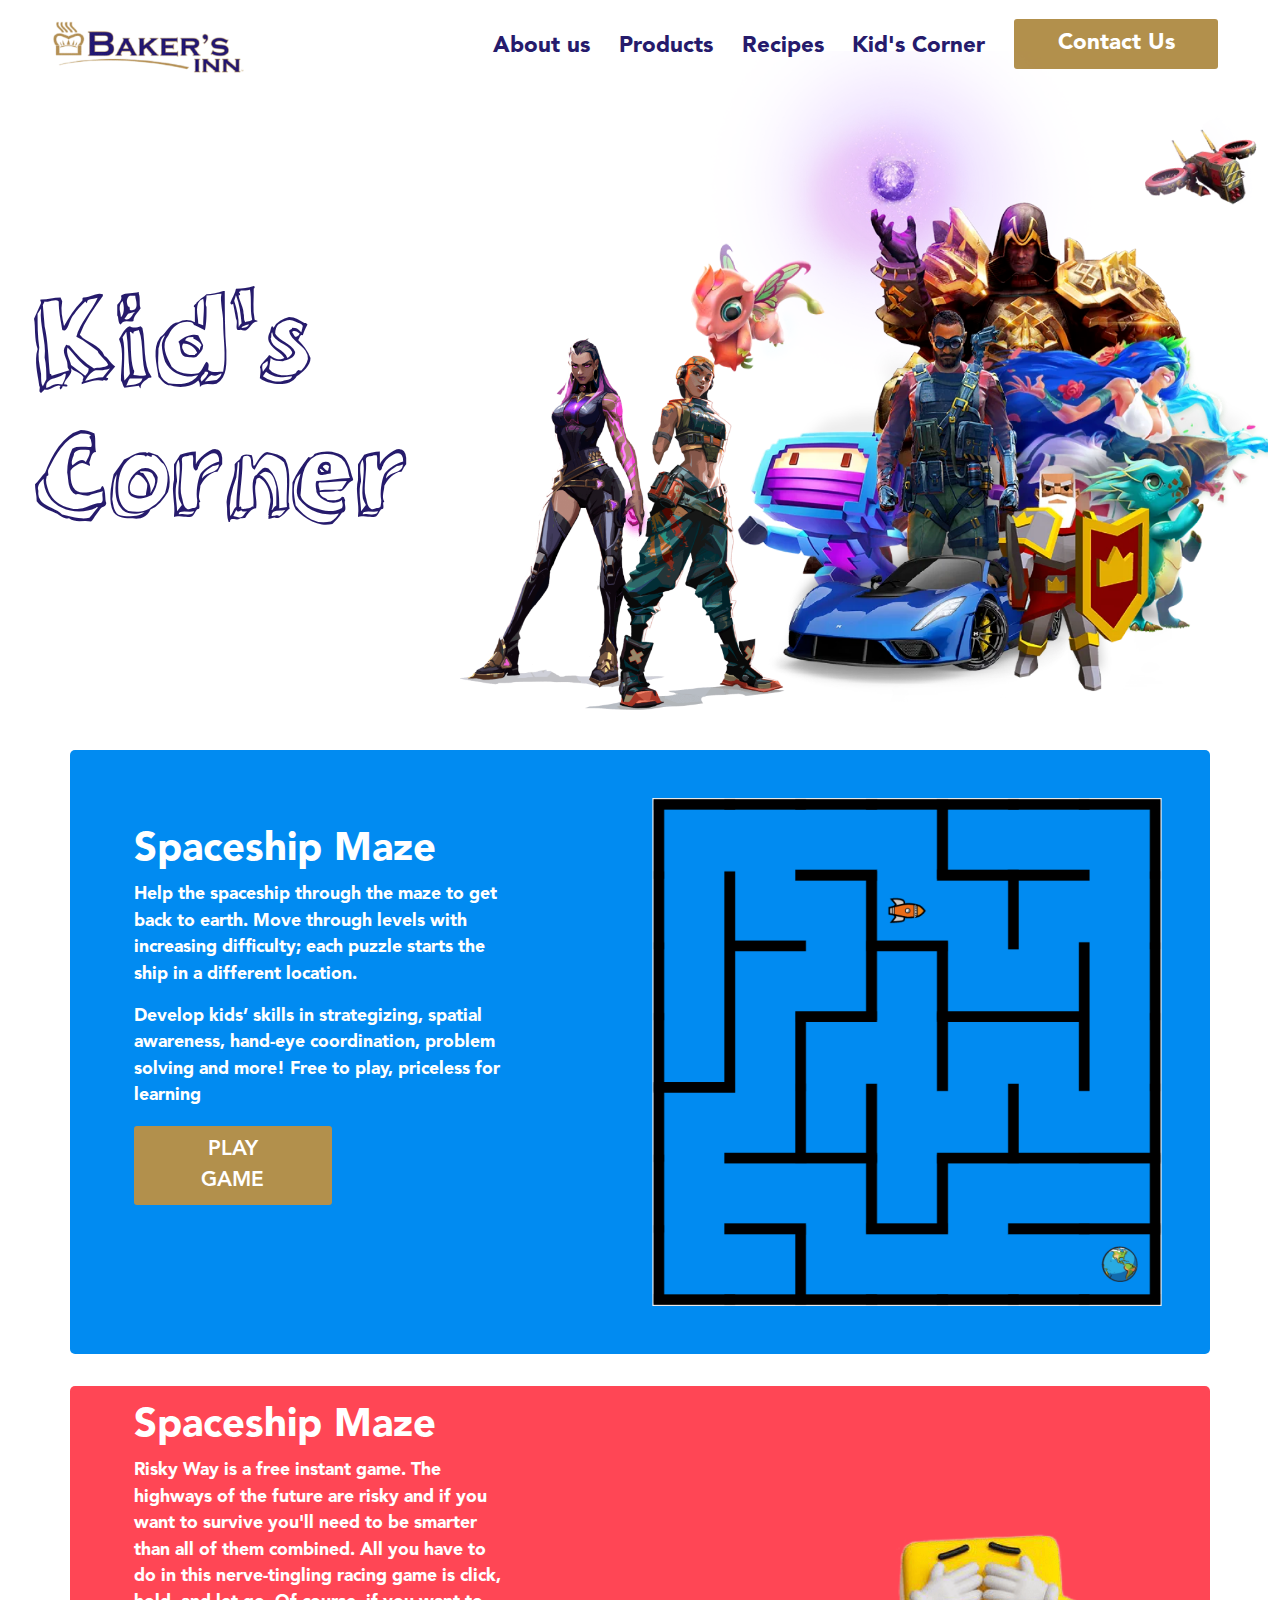
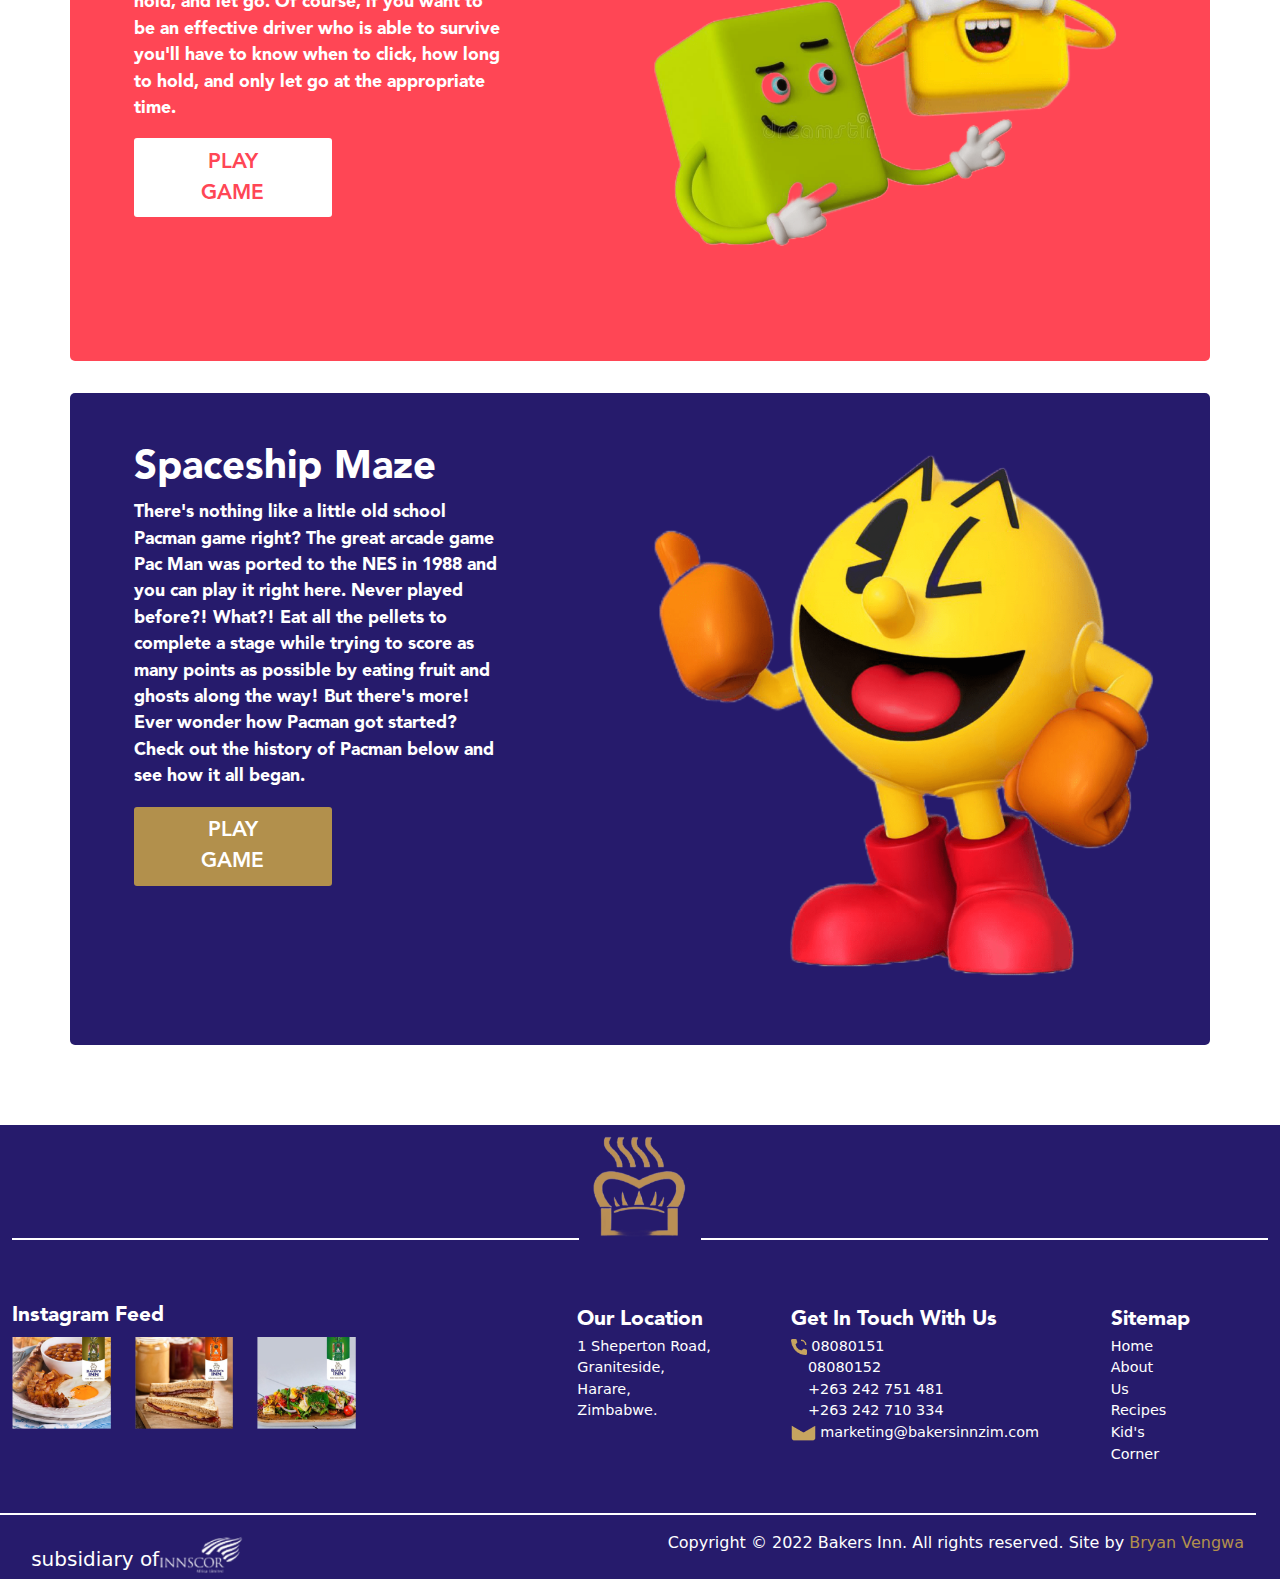
<file: kids.html>
<!DOCTYPE html>
<html lang="en">
<head>
       <meta charset="UTF-8">
       <meta http-equiv="X-UA-Compatible" content="IE=edge">
       <meta name="viewport" content="width=device-width, initial-scale=1.0">
       <title>Bakers Inn Zimbabwe</title>
       <link rel="stylesheet" href="style.css">
       <link rel="stylesheet" href="fonts/stylesheet.css">
       <link rel="stylesheet" href="css/bootstrap.min.css">
       <link rel="icon" href="imgs/footer logo.png">
       
</head>
<body id="header-body">
       <nav>
              <a href="index.html">
              <div class="logo">
                            <img src="imgs/bakersinnlogo.png" class="img-fluid" alt="logo">
                     </div>
              </a>
              <ul>
                     <li><a href="about.html">About us</a></li>
                     <li><a href="products.html">Products</a></li>
                     <li><a href="recipes.html">Recipes</a></li>
                     <li><a href="kids.html">Kid's Corner</a></li>
                     <li> <button><a href="contact.html">Contact Us</a></button> </li>
              </ul>
       </nav>
       <section class="header" id="kids-header">
              <div class="container-fluid">
              <div class="row-fluid" id="flex-container">
                    
                                  <div class="text-container">
                                          <h1>Kid's Corner</h1>
                                   </div>
              
                     
                                <div class="img-container">
                                   <img src="imgs/kids group.png" class="img-fluid" alt="game charectors">
                            </div>


               
                 
              </div>

              </div>
 
       </section>
       <!-- ==START MAZE== -->
              <section class="maze">
                     <div class="container" id="maze-background">
                            <div class="row">
                                   <div class="col-md-6" >
                                          <div class="text-container">
                                          <h1>Spaceship Maze</h1>
                                          <p>Help the spaceship through the maze to get back to earth. Move through levels with increasing difficulty; each puzzle starts the ship in a different location.</p>
                                          <p> Develop kids’ skills in strategizing, spatial awareness, hand-eye coordination, problem solving and more! Free to play, priceless for learning</p>
                                          <button class='btn' >PLAY GAME</button>

                                          </div>
                                   
                                   </div>
                                   <div class="col-md-6">
                                          <div class="img-container">
                                                 <img src="imgs/maze.png" class="img-fluid" alt="">
                                          </div>
                                   </div>
                            </div>
                     </div>
              </section>

       <!-- == END MAZE=== -->

       <!-- ==START RISKY== -->

              <section class="maze RISKY">
                     <div class="container"  id="risky-background" >
                            <div class="row">
                                   <div class="col-md-6" >
                                          <div class="text-container">
                                          <h1>Spaceship Maze</h1>
                                          <p>Risky Way is a free instant game. The highways of the future are risky and if you want to survive you'll need to be smarter than all of them combined. All you have to do in this nerve-tingling racing game is click, hold, and let go. Of course, if you want to be an effective driver who is able to survive you'll have to know when to click, how long to hold, and only let go at the appropriate time.</p>
                                          <button class='btn' >PLAY GAME</button>

                                          </div>
                                   
                                   </div>
                                   <div class="col-md-6">
                                          <div class="img-container">
                                                 <img src="imgs/cubes.png" class="img-fluid" alt="cubes">
                                          </div>
                                   </div>
                            </div>
                     </div>
              </section>


       <!-- ==END RISKY== -->

       <!-- ==START PACMAN=== -->
              
              <section class="maze RISKY">
                     <div class="container"  id="pacman-background" >
                            <div class="row">
                                   <div class="col-md-6" >
                                          <div class="text-container">
                                          <h1>Spaceship Maze</h1>
                                          <p>There's nothing like a little old school Pacman game right? The great arcade game Pac Man was ported to the NES in 1988 and you can play it right here. Never played before?! What?! Eat all the pellets to complete a stage while trying to score as many points as possible by eating fruit and ghosts along the way! But there's more! Ever wonder how Pacman got started? Check out the history of Pacman below and see how it all began.</p>
                                          <button class='btn' >PLAY GAME</button>

                                          </div>
                                   
                                   </div>
                                   <div class="col-md-6">
                                          <div class="img-container">
                                                 <img src="imgs/pacman.png" class="img-fluid" alt="cubes">
                                          </div>
                                   </div>
                            </div>
                     </div>
              </section>
              
       <!-- ==END PACMAN=== -->

       

       

       <footer>
              <div class="container-fluid back">
                     <div class="row">
                            <div class="logo">
                                   <div class="line"></div>
                                   <div class="logo-container"> 
                                          <img src="imgs/footer logo.png" class="img-fluid" alt="">
                                   </div>
                                   <div class="line"></div>
                                   
                            </div>
                            <div class=" col-lg-5 col-md-3">
                                   <h2 class="heading" >Instagram Feed</h2>
                                   <div class="row feed">
                                          <div class="col-md-4 feed-container">
                                                 <img src="imgs/HOTBUN.png" class="img-fluid" alt="instafeed">
                                          </div>
                                          <div class="col-md-4 feed-container">
                                                 <img src="imgs/insta feed.png" class="img-fluid" alt="instafeed">
                                          </div>
                                          <div class="col-md-4- feed-container">
                                                    <img src="imgs/instafeed.png" class="img-fluid" alt="instafeed">
                                          </div>
                                   </div>
                            </div>
                            <div class="col-lg-2 col-md-3">
                                
                                   <ul>   <li class="heading" id="heading" >Our Location</li>
                                          <li>1 Sheperton Road,</li>
                                          <li>Graniteside,</li>
                                          <li>Harare,</li>
                                          <li>Zimbabwe.</li>
                                   </ul>
                            </div>
                            <div class="col-lg-3 col-md-4">
                                    
                                   <ul>   <li class="heading">Get In Touch With Us</li>
                                          <li> <span class="icons"><img src="imgs/call.png" class="img-fluid " alt="call"></span> 08080151</li>
                                          <li class="left" >08080152</li>
                                          <li class="left" >+263 242 751 481</li>
                                          <li class="left" >+263 242 710 334</li>
                                          <li> <span class="icons"><img src="imgs/mail.png" class="img-fluid " alt="mail"></span> marketing@bakersinnzim.com</li>
                                   </ul>

                            </div>
                            <div class="col-lg-1 col-md-2">
                                   
                                      <ul><li class="heading">Sitemap</li>
                                          <li><a href="">Home</a></li>
                                          <li><a href="">About Us</a></li>
                                          <li><a href="">Recipes</a></li>
                                          <li><a href="">Kid's Corner</a></li>
                                   </ul>

                            </div>
                            <div class="row">
                                   <div class="line"></div>
                                   <div class="bottom">
                                   <div class="left">
                                          <!-- <div class="inn-container"> -->
                                                 <h5>subsidiary of</h5>
                                                  <img src="imgs/inscor_logo@2x 1.png" class="img-fluid" alt=""> 

                                          <!-- </div> -->
                                          
                                   </div>
                                   <div class="right">
                                          <p>Copyright © 2022 Bakers Inn. All rights reserved. Site by <span>Bryan Vengwa</span> </p>
                                   </div>
                                   </div>
                            </div>
                     </div>
              </div>
       </footer>
  
       <script src="script.js"></script>
       <!-- <script src="bootstrap/bootstrap.bundle.min.js"></script> -->
</body>
</html>
</file>
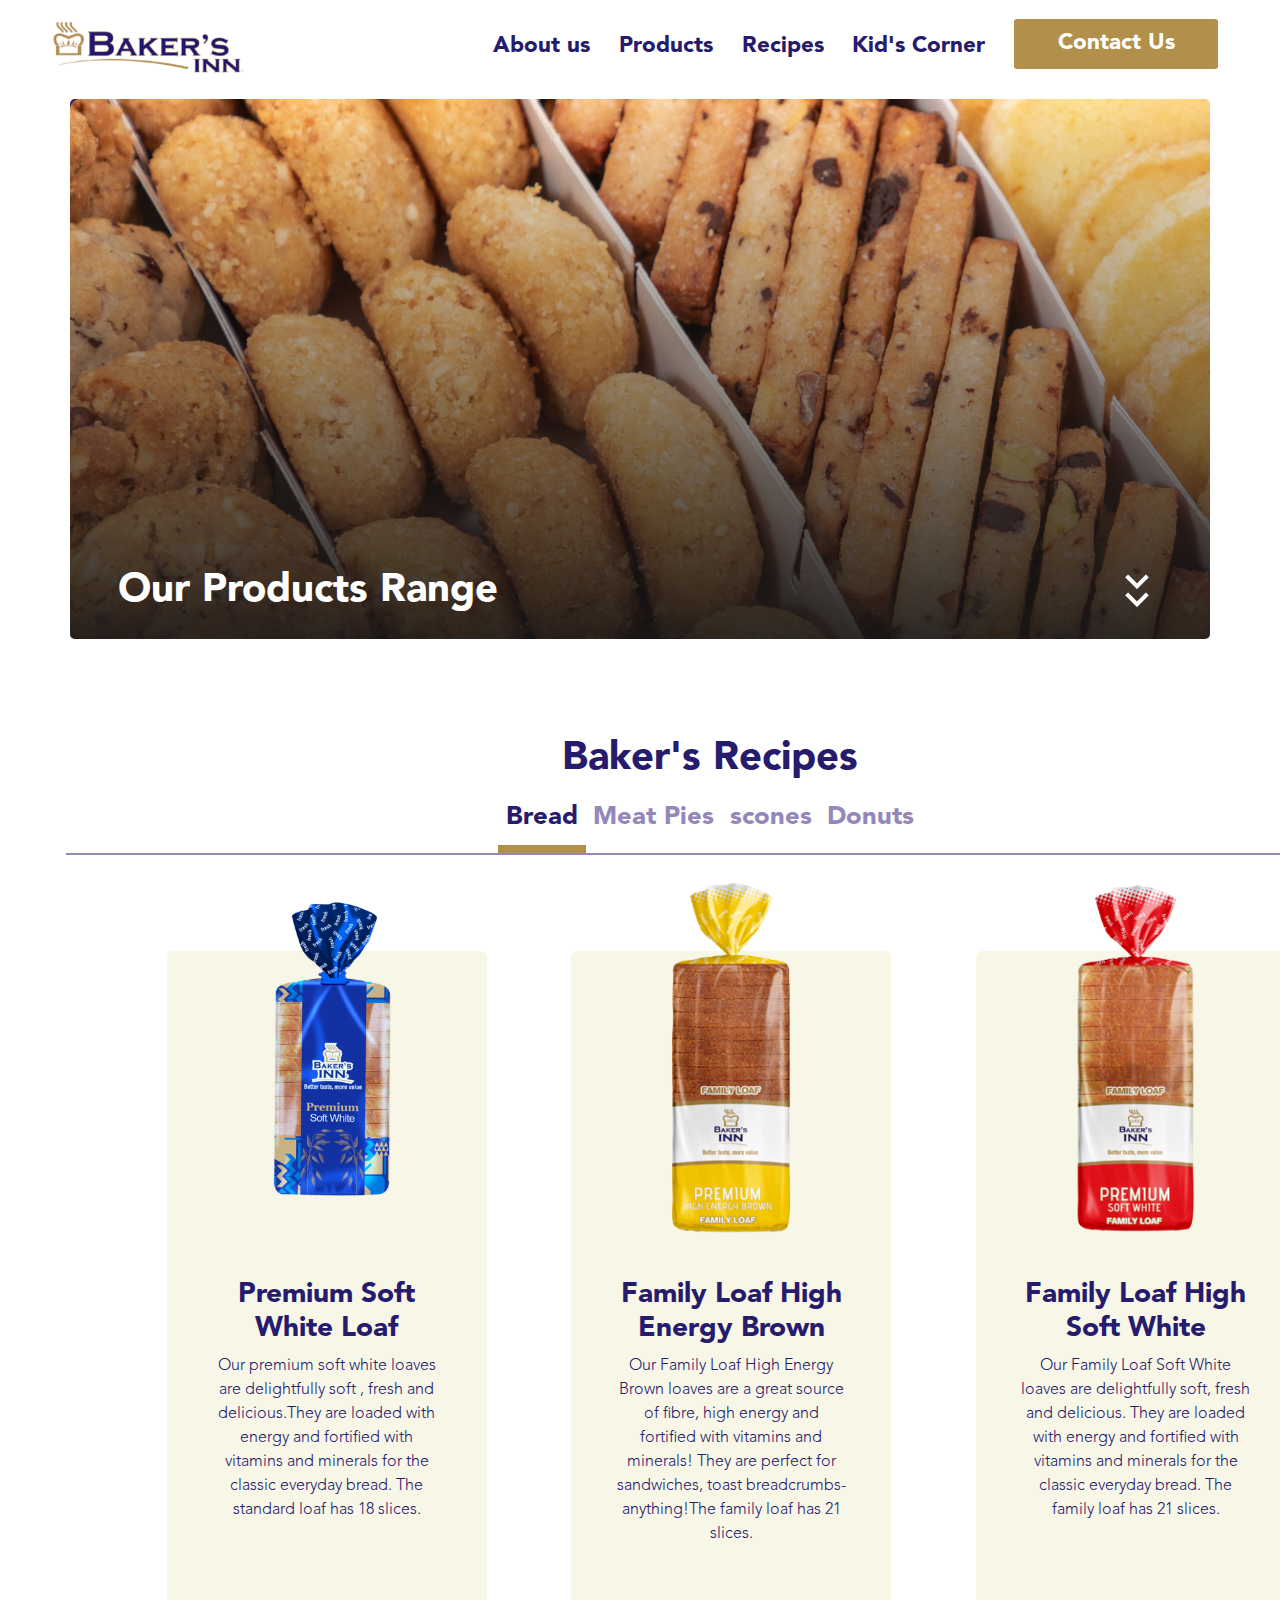
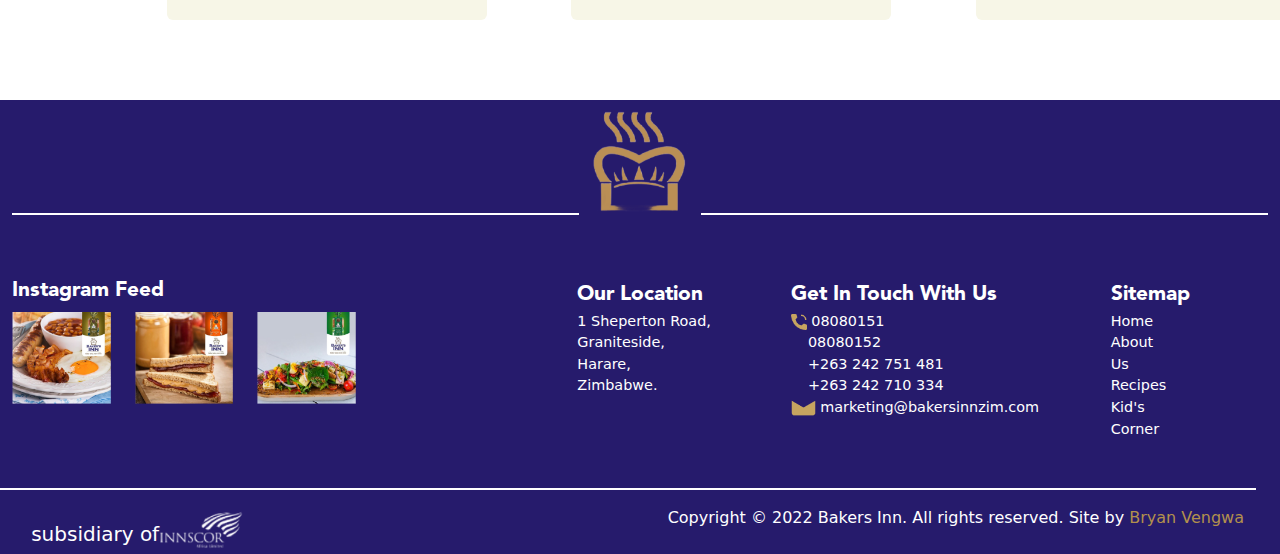
<file: products.html>
<!DOCTYPE html>
<html lang="en">
<head>
       <meta charset="UTF-8">
       <meta http-equiv="X-UA-Compatible" content="IE=edge">
       <meta name="viewport" content="width=device-width, initial-scale=1.0">
       <title>Bakers Inn Zimbabwe</title>
       <link rel="stylesheet" href="style.css">
       <link rel="stylesheet" href="fonts/stylesheet.css">
       <link rel="stylesheet" href="css/bootstrap.min.css">
       <link rel="icon" href="imgs/footer logo.png">
       
</head>
<body>
       <nav>
              <a href="index.html">
              <div class="logo">
                            <img src="imgs/bakersinnlogo.png" class="img-fluid" alt="logo">
                     </div>
              </a>
              <ul>
                     <li><a href="about.html">About us</a></li>
                     <li><a href="products.html">Products</a></li>
                     <li><a href="recipes.html">Recipes</a></li>
                     <li><a href="kids.html">Kid's Corner</a></li>
                     <li> <button><a href="contact.html">Contact Us</a></button> </li>
              </ul>
       </nav>
       <header>
              <div class="container back"  id="products" >
                     <div class="gradient"></div>
                     <!-- <img src="imgs/about us header.png" class="img-fluid" alt=""> -->
                     <div class="text">
                            <h2>Our Products Range</h2>
                            <div class="down-arrow">
                                   <img src="imgs/arrow down.png" class="img-fluid" alt="">
                            </div>
                     </div>
              </div>
       </header>


  <!-- ==START OUR PRODUCTS== -->
       <section class="recipe" id="recipe">
              <div class="container">
                     <div class="row">
                            <div class="center">
                                   <h1 class="heading" >Baker's Recipes</h1>
                            <ul class="tab-links" >
                                   <li data-tab="1" class=" tabs taber1 active">Bread</li>
                                   <li data-tab="2" class=" tabs taber2" >Meat Pies</li>
                                   <li data-tab="3" class=" tabs taber3" >scones</li>
                                   <li data-tab="3" class=" tabs taber3" >Donuts</li>
                                   <div class="line">

                                   </div>
                                   
                            </ul>

                            </div>
                      
                            <div class="row" id="flex">
                                   <div class="flex-container">
                                   <div class="card" width="22rem" >
                                          <div class="img-container">
                                                 <img src="imgs/blue bread.png" data-tab="1" class="img-fluid recipes  active" alt="shwarma">
                                                 <img src="imgs/slices.png" data-tab="2" class="img-fluid recipes hidden"  alt="shortbread">
                                                 <img src="imgs/slices.png" data-tab="3" class="img-fluid recipes hidden"  alt="salmon">
                                          </div>
                                          <div class="card-body">
                                                 <h3>Premium Soft White Loaf</h3>
                                                 <p>Our premium soft white loaves are delightfully soft , fresh and delicious.They are loaded with energy and fortified with vitamins and minerals for the classic everyday bread. The standard loaf has 18 slices.</p>
                                          </div>
                                   </div>
                                   <div class="card" width="22rem" >
                                          <div class="img-container">
                                                 <img src="imgs/yellow bread.png" data-tab="1" height="1rem" class="img-fluid recipes  active" alt="shwarma">
                                                 <img src="imgs/slices.png" data-tab="2" class="img-fluid recipes hidden"  alt="shortbread">
                                                 <img src="imgs/slices.png" data-tab="3" class="img-fluid recipes hidden"  alt="salmon">
                                          </div>
                                          <div class="card-body">
                                                 <h3>Family Loaf High Energy Brown</h3>
                                                 <p>Our Family Loaf High Energy Brown loaves are a great source of fibre, high energy and fortified with vitamins and minerals! They are perfect for sandwiches, toast breadcrumbs- anything!The family loaf has 21 slices.</p>
                                          </div>
                                   </div>
                                   <div class="card" width="22rem" >
                                          <div class="img-container">
                                                 <img src="imgs/red bread.png" data-tab="1" height="1rem" class="img-fluid recipes  active" alt="shwarma">
                                                 <img src="imgs/slices.png" data-tab="2" class="img-fluid recipes hidden"  alt="shortbread">
                                                 <img src="imgs/slices.png" data-tab="3" class="img-fluid recipes hidden"  alt="salmon">
                                          </div>
                                          <div class="card-body">
                                                 <h3>Family Loaf High Soft White</h3>
                                                 <p>Our Family Loaf Soft White loaves are delightfully soft, fresh and delicious. They are loaded with energy and fortified with vitamins and minerals for the classic everyday bread. The family loaf has 21 slices.</p>
                                          </div>
                                   </div>
                                   <div class="card" width="22rem" >
                                          <div class="img-container">
                                                 <img src="imgs/blue bread.png" data-tab="1" class="img-fluid recipes  active" alt="shwarma">
                                                 <img src="imgs/slices.png" data-tab="2" class="img-fluid recipes hidden"  alt="shortbread">
                                                 <img src="imgs/slices.png" data-tab="3" class="img-fluid recipes hidden"  alt="salmon">
                                          </div>
                                          <div class="card-body">
                                                 <h3>Premium Low Gi Seed-loaf</h3>
                                                 <p>Premium Low Gi Seed-loaf. The standard loaf has 18 slices.</p>
                                          </div>
                                   </div>
                                   <div class="card" width="22rem" >
                                          <div class="img-container">
                                                 <img src="imgs/blue bread.png" data-tab="1" class="img-fluid recipes  active" alt="shwarma">
                                                 <img src="imgs/slices.png" data-tab="2" class="img-fluid recipes hidden"  alt="shortbread">
                                                 <img src="imgs/slices.png" data-tab="3" class="img-fluid recipes hidden"  alt="salmon">
                                          </div>
                                          <div class="card-body">
                                                 <h3>Premium High Energy Brown Loaf</h3>
                                                 <p>Our Premium High Energy Brown Loaves are a great source of fibre, high in energy and fortied with vitamins and minerals! They are perfect for sandwiches, toast and breadcrumbs- anything! The standard loaf has 18 slices.</p>
                                          </div>
                                   </div>
                                    <div class="card" width="22rem" >
                                          <div class="img-container">
                                                 <img src="imgs/blue bread.png" data-tab="1" class="img-fluid recipes  active" alt="shwarma">
                                                 <img src="imgs/slices.png" data-tab="2" class="img-fluid recipes hidden"  alt="shortbread">
                                                 <img src="imgs/slices.png" data-tab="3" class="img-fluid recipes hidden"  alt="salmon">
                                          </div>
                                          <div class="card-body">
                                                 <h3>Premium Whole Grain Loaf</h3>
                                                 <p>Our premium whole grain loaves are packed with nutrients including protein, fibre B, vitamins, antioxidants and trace minerals. A diet with whole grain has been shown to reduce the risk of heart disease and diabetes. The standard loaf has 18 slices</p>
                                          </div>
                                   </div>
             

                               </div>
                            </div>
                     
                     </div>
              </div>
       </section>
  <!-- ==END OUR PRODUCTS== -->

       <footer>
              <div class="container-fluid back">
                     <div class="row">
                            <div class="logo">
                                   <div class="line"></div>
                                   <div class="logo-container"> 
                                          <img src="imgs/footer logo.png" class="img-fluid" alt="">
                                   </div>
                                   <div class="line"></div>
                                   
                            </div>
                            <div class=" col-lg-5 col-md-3">
                                   <h2 class="heading" >Instagram Feed</h2>
                                   <div class="row feed">
                                          <div class="col-md-4 feed-container">
                                                 <img src="imgs/HOTBUN.png" class="img-fluid" alt="instafeed">
                                          </div>
                                          <div class="col-md-4 feed-container">
                                                 <img src="imgs/insta feed.png" class="img-fluid" alt="instafeed">
                                          </div>
                                          <div class="col-md-4- feed-container">
                                                    <img src="imgs/instafeed.png" class="img-fluid" alt="instafeed">
                                          </div>
                                   </div>
                            </div>
                            <div class="col-lg-2 col-md-3">
                                
                                   <ul>   <li class="heading" id="heading" >Our Location</li>
                                          <li>1 Sheperton Road,</li>
                                          <li>Graniteside,</li>
                                          <li>Harare,</li>
                                          <li>Zimbabwe.</li>
                                   </ul>
                            </div>
                            <div class="col-lg-3 col-md-4">
                                    
                                   <ul>   <li class="heading">Get In Touch With Us</li>
                                          <li> <span class="icons"><img src="imgs/call.png" class="img-fluid " alt="call"></span> 08080151</li>
                                          <li class="left" >08080152</li>
                                          <li class="left" >+263 242 751 481</li>
                                          <li class="left" >+263 242 710 334</li>
                                          <li> <span class="icons"><img src="imgs/mail.png" class="img-fluid " alt="mail"></span> marketing@bakersinnzim.com</li>
                                   </ul>

                            </div>
                            <div class="col-lg-1 col-md-2">
                                   
                                      <ul><li class="heading">Sitemap</li>
                                          <li><a href="">Home</a></li>
                                          <li><a href="">About Us</a></li>
                                          <li><a href="">Recipes</a></li>
                                          <li><a href="">Kid's Corner</a></li>
                                   </ul>

                            </div>
                            <div class="row">
                                   <div class="line"></div>
                                   <div class="bottom">
                                   <div class="left">
                                          <!-- <div class="inn-container"> -->
                                                 <h5>subsidiary of</h5>
                                                  <img src="imgs/inscor_logo@2x 1.png" class="img-fluid" alt=""> 

                                          <!-- </div> -->
                                          
                                   </div>
                                   <div class="right">
                                          <p>Copyright © 2022 Bakers Inn. All rights reserved. Site by <span>Bryan Vengwa</span> </p>
                                   </div>
                                   </div>
                            </div>
                     </div>
              </div>
       </footer>
       <div class="loader"></div>
       <script src="script.js"></script>
       <!-- <script src="bootstrap/bootstrap.bundle.min.js"></script> -->
</body>
</html>
</file>
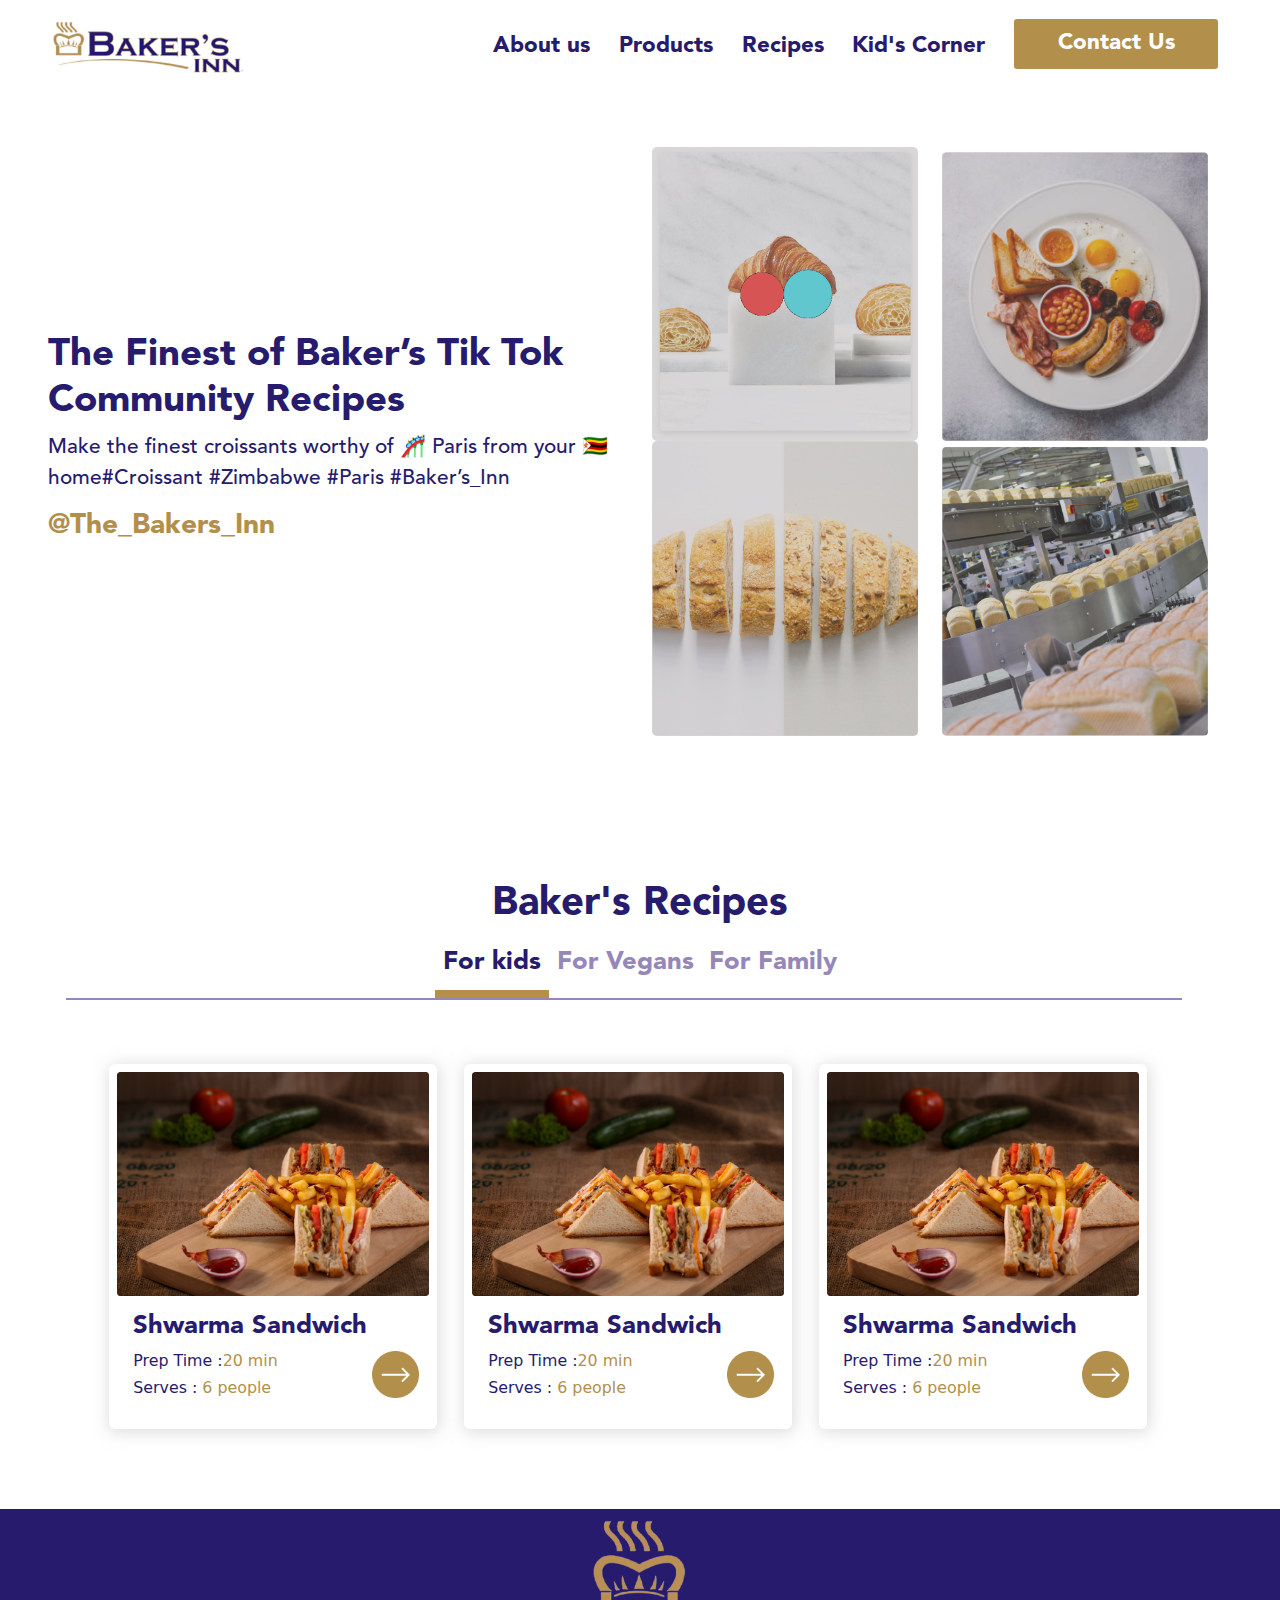
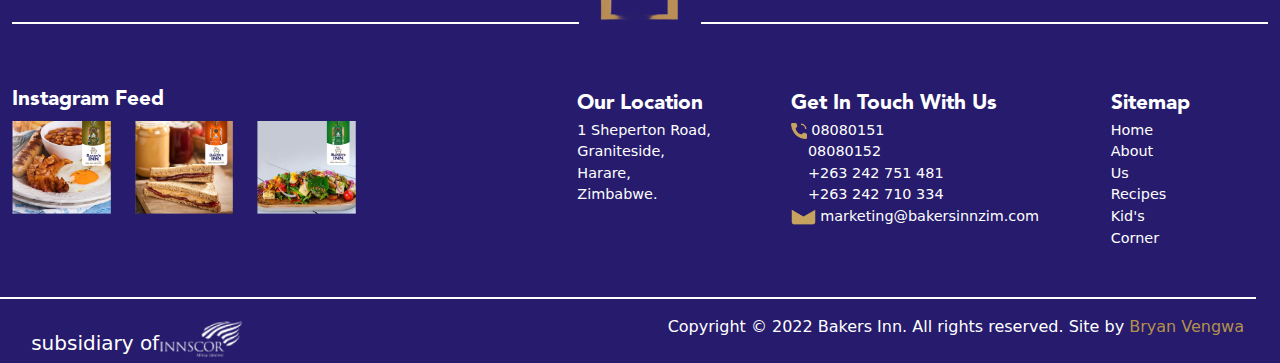
<file: recipes.html>
<!DOCTYPE html>
<html lang="en">
<head>
       <meta charset="UTF-8">
       <meta http-equiv="X-UA-Compatible" content="IE=edge">
       <meta name="viewport" content="width=device-width, initial-scale=1.0">
       <title>Bakers Inn Zimbabwe</title>
       <link rel="stylesheet" href="style.css">
       <link rel="stylesheet" href="fonts/stylesheet.css">
       <link rel="stylesheet" href="css/bootstrap.min.css">
       <link rel="icon" href="imgs/footer logo.png">
       
</head>
<body>
       <nav>
              <a href="index.html">
              <div class="logo">
                            <img src="imgs/bakersinnlogo.png" class="img-fluid" alt="logo">
                     </div>
              </a>
              <ul>
                     <li><a href="about.html">About us</a></li>
                     <li><a href="products.html">Products</a></li>
                     <li><a href="recipes.html">Recipes</a></li>
                     <li><a href="kids.html">Kid's Corner</a></li>
                     <li> <button><a href="contact.html">Contact Us</a></button> </li>
              </ul>
       </nav>
              <header id="recipes-header">
              <div class="container-fluid back">
                     <div class="row">
                            <div class="col-lg-6 col-md-6  header-text">
                                   <h1>The Finest of Baker’s Tik Tok Community Recipes</h1>
                                   <p class="texts " >Make the finest croissants worthy of 🎢 Paris from your 🇿🇼 home#Croissant #Zimbabwe #Paris #Baker’s_Inn</p>
                                   <p class="texts hidden"  >Forget Chimodho, here’s a better recipe that makes use of those same ingredients #Chimodho #Local #Baker’s_Inn</p>
                                   <p class="texts hidden" >English breakfast done right with Baker’s Inn Bread#British #Bakers #Breakfast</p>
                                   <p class="texts hidden"  >Ever wondered how our bread is made? Check this out #Baker’s_Inn #Baker #Zimbabwe</p>
                                   <h3>@The_Bakers_Inn</h3>

                            </div>
                           
                            <div class="col-lg-6 col-md-6  header-bread">
                                   <div class="row" id="flex-container">
                                          <div class="img-container right">
                                                 <div class="abs-container">
                                                        <div class="anime"><img  src="imgs/gif.gif" alt=""></div>
                                                        <img src="imgs/bunfinal.png" class="img-fluid" alt="bun">
                                                        <div class="layer gif">
                                                        </div>
                                                 </div>
                                          </div>
                                          <div class="img-container right">
                                                 <div class="abs-container">
                                                        <div class="anime hidden"><img  src="imgs/gif.gif" alt=""></div>

                                                        <img src="imgs/plate.png" class="img-fluid  " alt="plate">
                                                            <div class="layer gif"></div>
                                                 </div>

                                          </div>
                                   </div>
                                   <div class="row" id="flex-container">
                                          <div class="img-container right">
                                                 <div class="abs-container">
                                                        <div class="anime hidden"><img  src="imgs/gif.gif" alt=""></div>

                                                        <img src="imgs/bunslices.png" class="img-fluid" alt="bun">
                                                            <div class="layer gif"></div>
                                                 </div>
                                          </div>
                                          <div class="img-container right">
                                                 <div class="abs-container">
                                                        <div class="anime hidden"><img  src="imgs/gif.gif" alt=""></div>

                                                        <img src="imgs/recipes banner.png" class=" drop img-fluid" alt="bun">
                                                            <div class="layer gif"></div>
                                                 </div>

                                          </div>

                                   </div>
                            </div>
                     </div>
              </div>
       </header>

        <section class="recipe">
              <div class="container">
              <h1 class="heading" >Baker's Recipes</h1>
                     <div class="row">
                            <div class="center">
                            <ul class="tab-links" >
                                   <li data-tab="1" class=" tabs taber1 active">For kids</li>
                                   <li data-tab="2" class=" tabs taber2" >For Vegans</li>
                                   <li data-tab="3" class=" tabs taber3" >For Family</li>
                                   <div class="line">

                                   </div>
                                   
                            </ul>

                            </div>
                      
                            <div class="row">
                                   <div class="flex-container">
                                   <div class="card" width="22rem" >
                                          <div class="img-container">
                                                 <img src="imgs/shwarma.png" data-tab="1" class="img-fluid recipes  active" alt="shwarma">
                                                 <img src="imgs/shortbread.png" data-tab="2" class="img-fluid recipes hidden"  alt="shortbread">
                                                 <img src="imgs/salmon.png" data-tab="3" class="img-fluid recipes hidden"  alt="salmon">
                                          </div>
                                          <div class="card-body">
                                                <h4 class="card-title recipes active" data-tab="1"  >Shwarma Sandwich</h4>
                                                <h4 class="card-title recipes hidden" data-tab="2"  >Sweet Shortbread</h4> 
                                                <h4 class="card-title recipes hidden" data-tab="3"  >Salmon Strips</h4> 
                                                 <div class="flexbox-container">
                                                 <div class="text-container" >
                                                        <h5>Prep Time :<span>20 min</span></h5>
                                                 <h5>Serves    : <span>6 people</span> </h5>

                                                 </div>
                                                 <div class="arrow">
                                                        <img src="imgs/arrow.png" class="img-fluid" alt="left arrow">
                                                 </div>
                                                 
                                                 </div>
                                          </div>
                                   </div>
                                                               <div class="card" width="22rem" >
                                          <div class="img-container">
                                                <img src="imgs/shwarma.png" data-tab="1" class="img-fluid recipes  active" alt="shwarma">
                                                <img src="imgs/shortbread.png" data-tab="2" class="img-fluid recipes hidden"  alt="shortbread"> 
                                                <img src="imgs/salmon.png" data-tab="3" class="img-fluid recipes hidden"  alt="salmon"> 
                                          </div>
                                          <div class="card-body">
                                                 <h4 class="card-title recipes active" data-tab="1"  >Shwarma Sandwich</h4>
                                                 <h4 class="card-title recipes hidden" data-tab="2"  >Sweet Shortbread</h4>
                                                 <h4 class="card-title recipes hidden" data-tab="3"  >Salmon Strips</h4> 
                                                 <div class="flexbox-container">
                                                 <div class="text-container" >
                                                        <h5>Prep Time :<span>20 min</span></h5>
                                                 <h5>Serves    : <span>6 people</span> </h5>

                                                 </div>
                                                 <div class="arrow">
                                                        <img src="imgs/arrow.png" class="img-fluid" alt="left arrow">
                                                 </div>
                                                 
                                                 </div>
                                          </div>
                                   </div>
                                                                <div class="card" width="22rem" >
                                          <div class="img-container">
                                                 <img src="imgs/shwarma.png" data-tab="1" class="img-fluid recipes  active" alt="shwarma">
                                                 <img src="imgs/shortbread.png" data-tab="2" class="img-fluid recipes hidden"  alt="shortbread">
                                                 <img src="imgs/salmon.png" data-tab="3" class="img-fluid recipes hidden"  alt="salmon">
                                          </div>
                                          <div class="card-body">
                                                 <h4 class="card-title recipes active" data-tab="1"  >Shwarma Sandwich</h4>
                                                 <h4 class="card-title recipes hidden" data-tab="2"  >Sweet Shortbread</h4>
                                                 <h4 class="card-title recipes hidden" data-tab="3"  >Salmon Strips</h4> 
                                                 <div class="flexbox-container">
                                                 <div class="text-container" >
                                                        <h5>Prep Time :<span>20 min</span></h5>
                                                 <h5>Serves    : <span>6 people</span> </h5>

                                                 </div>
                                                 <div class="arrow">
                                                        <img src="imgs/arrow.png" class="img-fluid" alt="left arrow">
                                                 </div>
                                                 
                                                 </div>
                                          </div>
                                   </div>
                               </div>
                            </div>
                            <div class="col-md-4"></div>
                            <div class="col-md-4"></div>
                     </div>
              </div>
       </section>

         <footer>
              <div class="container-fluid back">
                     <div class="row">
                            <div class="logo">
                                   <div class="line"></div>
                                   <div class="logo-container"> 
                                          <img src="imgs/footer logo.png" class="img-fluid" alt="">
                                   </div>
                                   <div class="line"></div>
                                   
                            </div>
                            <div class=" col-lg-5 col-md-3">
                                   <h2 class="heading" >Instagram Feed</h2>
                                   <div class="row feed">
                                          <div class="col-md-4 feed-container">
                                                 <img src="imgs/HOTBUN.png" class="img-fluid" alt="instafeed">
                                          </div>
                                          <div class="col-md-4 feed-container">
                                                 <img src="imgs/insta feed.png" class="img-fluid" alt="instafeed">
                                          </div>
                                          <div class="col-md-4- feed-container">
                                                    <img src="imgs/instafeed.png" class="img-fluid" alt="instafeed">
                                          </div>
                                   </div>
                            </div>
                            <div class="col-lg-2 col-md-3">
                                
                                   <ul>   <li class="heading" id="heading" >Our Location</li>
                                          <li>1 Sheperton Road,</li>
                                          <li>Graniteside,</li>
                                          <li>Harare,</li>
                                          <li>Zimbabwe.</li>
                                   </ul>
                            </div>
                            <div class="col-lg-3 col-md-4">
                                    
                                   <ul>   <li class="heading">Get In Touch With Us</li>
                                          <li> <span class="icons"><img src="imgs/call.png" class="img-fluid " alt="call"></span> 08080151</li>
                                          <li class="left" >08080152</li>
                                          <li class="left" >+263 242 751 481</li>
                                          <li class="left" >+263 242 710 334</li>
                                          <li> <span class="icons"><img src="imgs/mail.png" class="img-fluid " alt="mail"></span> marketing@bakersinnzim.com</li>
                                   </ul>

                            </div>
                            <div class="col-lg-1 col-md-2">
                                   
                                      <ul><li class="heading">Sitemap</li>
                                          <li><a href="">Home</a></li>
                                          <li><a href="">About Us</a></li>
                                          <li><a href="">Recipes</a></li>
                                          <li><a href="">Kid's Corner</a></li>
                                   </ul>

                            </div>
                            <div class="row">
                                   <div class="line"></div>
                                   <div class="bottom">
                                   <div class="left">
                                          <!-- <div class="inn-container"> -->
                                                 <h5>subsidiary of</h5>
                                                  <img src="imgs/inscor_logo@2x 1.png" class="img-fluid" alt=""> 

                                          <!-- </div> -->
                                          
                                   </div>
                                   <div class="right">
                                          <p>Copyright © 2022 Bakers Inn. All rights reserved. Site by <span>Bryan Vengwa</span> </p>
                                   </div>
                                   </div>
                            </div>
                     </div>
              </div>
       </footer>
       <!-- <div class="loader"></div> -->
       <script src="script.js"></script>
       <!-- <script src="bootstrap/bootstrap.bundle.min.js"></script> -->
</body>
</html>
</file>
<file: fonts/stylesheet.css>
/* Generated by Font Squirrel (http://www.fontsquirrel.com) on August 26, 2013 */


@font-face {
    font-family: 'medium';
    src: url(medium/Avenir\ LT\ Std\ 65\ Medium.otf);
   
    font-weight: normal;
    font-style: normal;

}
@font-face {
    font-family: 'heavy';
    src: url(heavy/Avenir\ LT\ Std\ 85\ Heavy.otf);
   

}
@font-face {
    font-family: 'black';
    src: url(black/Avenir\ LT\ Std\ 95\ Black.otf);
   
  
}
@font-face {
    font-family: 'book';
    src: url(book/Avenir\ LT\ Std\ 45\ Book.otf);
   
  
}
@font-face {
    font-family: 'light';
    src: url(light/Avenir\ LT\ Std\ 35\ Light.otf);
   
  
}
@font-face {
    font-family: 'dumb';
    src: url(3dumb/3Dumb.ttf);
   
  
}
</file>
<file: style.css>
/* http://meyerweb.com/eric/tools/css/reset/ 
   v2.0 | 20110126
   License: none (public domain)
*/
html, body, div, span, applet, object, iframe,
h1, h2, h3, h4, h5, h6, p, blockquote, pre,
a, abbr, acronym, address, big, cite, code,
del, dfn, em, img, ins, kbd, q, s, samp,
small, strike, strong, sub, sup, tt, var,
b, u, i, center,
dl, dt, dd, ol, ul, li,
fieldset, form, label, legend,
table, caption, tbody, tfoot, thead, tr, th, td,
article, aside, canvas, details, embed,
figure, figcaption, footer, header, hgroup,
menu, nav, output, ruby, section, summary,
time, mark, audio, video {
  margin: 0;
  padding: 0;
  border: 0;
  font-size: 100%;
  font: inherit;
  vertical-align: baseline;
}

/* HTML5 display-role reset for older browsers */
article, aside, details, figcaption, figure,
footer, header, hgroup, menu, nav, section {
  display: block;
}

body {
  line-height: 1;
}

ol, ul {
  list-style: none;
}

blockquote, q {
  quotes: none;
}

blockquote:before, blockquote:after,
q:before, q:after {
  content: "";
  content: none;
}

table {
  border-collapse: collapse;
  border-spacing: 0;
}

html {
  scroll-behavior: smooth;
}

* {
  margin: 0;
  padding: 0;
}

.header-body {
  position: relative;
}

nav {
  display: flex;
  justify-content: space-between;
  margin-bottom: 1rem;
}
nav a .logo {
  height: 3rem;
  width: 12rem;
  z-index: 1;
  margin-left: 0em;
}
nav a .logo img {
  margin-top: 2em;
  width: 100%;
  -o-object-fit: contian;
     object-fit: contian;
}
nav ul {
  display: flex;
  justify-content: space-between;
  padding: 1em;
}
nav ul li {
  padding: 0.9em;
}
nav ul li a {
  text-decoration: none;
  z-index: 1000;
  color: #261B6C;
  font-family: "black";
  font-size: 1.4rem;
  display: none;
}
nav ul button {
  display: inline-block;
  background-color: #b2904c;
  color: white;
  border: none;
  padding: 0.4em 2.1em;
  border-radius: 3px;
  font-family: "heavy";
  font-size: 1.3rem;
  margin-top: -5%;
  margin-right: 1.5em;
  display: none;
}
nav ul button a {
  color: white;
}

header {
  z-index: 300;
  background-size: cover;
  background-repeat: no-repeat;
  background-position: right;
}
header .gradient {
  background-image: url(imgs/African\ Pattern\ 2.png);
  background-size: contain;
  left: 0;
  bottom: 0;
  width: 100%;
  height: 100%;
}
header .back {
  background: #261B6C;
  position: relative;
  border-radius: 5px;
  padding: 3em;
}
header #back {
  height: 60vh;
  padding-bottom: 1em;
  background-image: url(imgs/about\ us\ header.png);
  background-size: cover;
  background-repeat: no-repeat;
  background-position: right;
}
header #back .gradient {
  bottom: 0;
  left: 0;
  position: absolute;
  width: 100%;
  height: 100%;
  background-image: linear-gradient(rgba(255, 255, 255, 0), rgba(23, 22, 22, 0.9));
}
header #back .text {
  z-index: 100;
  display: flex;
  bottom: 0;
  align-items: end;
  height: 100%;
  justify-content: space-between;
}
header #back .text h2 {
  color: white;
  font-family: "black";
  font-size: 2.5rem;
  z-index: 100;
}
header .down-arrow {
  z-index: 100;
}
header #products {
  position: relative;
  height: 60vh;
  padding-bottom: 1em;
  background-image: url(imgs/products\ banner.png);
}
header #products .gradient {
  bottom: 0;
  border-radius: 5px;
  left: 0;
  position: absolute;
  width: 100%;
  height: 100%;
  background-image: linear-gradient(rgba(255, 255, 255, 0), rgba(23, 22, 22, 0.9));
}
header .text {
  display: flex;
  bottom: 0;
  align-items: end;
  height: 100%;
  justify-content: space-between;
}
header .text h2 {
  color: white;
  font-family: "black";
  z-index: 300;
  font-size: 2.5rem;
}
header .header-text {
  display: flex;
  flex-direction: column;
  justify-content: center;
  color: white;
  font-family: "black";
}
header .header-text h1 {
  font-weight: 100;
}
header .header-text h1 .underline {
  text-decoration: underline;
  text-decoration-color: #b2904c;
}
header .header-text p {
  font-family: "medium";
  font-size: 1.2rem;
}
header .header-text button {
  display: inline-block;
  background-color: #b2904c;
  color: white;
  border: none;
  padding: 0.4em 2.1em;
  border-radius: 3px;
  font-family: "heavy";
  font-size: 1.3rem;
  font-size: 1.2rem;
  width: 47.5%;
  text-transform: uppercase;
  padding: 0.5em 0em;
}
header .header-bread .bread {
  margin-left: -1em;
}
header .header-bread .bread img {
  width: 100%;
}

#backs .backs {
  position: relative;
  height: 60vh;
  padding-bottom: 1em;
  background-image: url(imgs/contactusheader.png);
  border-radius: 5px;
  background-size: cover;
  background-repeat: no-repeat;
  background-position: right;
}
#backs .backs .gradient {
  border-radius: 5px;
  bottom: 0;
  left: 0;
  position: absolute;
  width: 100%;
  height: 100%;
  background-image: linear-gradient(rgba(255, 255, 255, 0), rgba(0, 0, 0, 0.3));
}
#backs .backs .text {
  display: flex;
  bottom: 0;
  align-items: end;
  height: 100%;
  justify-content: space-between;
}
#backs .backs .text h2 {
  color: white;
  font-family: "black";
  font-size: 2.5rem;
}

#kids-header {
  margin-top: -2em;
}
#kids-header #flex-container {
  display: flex;
  flex-direction: column;
  align-items: center;
  justify-content: center;
}
#kids-header #flex-container .text-container {
  display: flex;
  align-items: center;
  justify-content: center;
}
#kids-header #flex-container .text-container h1 {
  color: #261B6C;
  font-size: 6rem;
  font-family: "dumb";
}
#kids-header #flex-container .img-container img {
  width: 100%;
  box-sizing: border-box;
}

#recipes-header h1 {
  color: #261B6C;
  font-size: 2.4rem;
}
#recipes-header p {
  color: #261B6C;
}
#recipes-header h3 {
  color: #b2904c;
}
#recipes-header .back {
  background: unset;
}
#recipes-header #flex-container {
  display: flex;
  width: 100%;
  align-items: flex-end;
}
#recipes-header #flex-container .right .abs-container {
  position: relative;
}
#recipes-header #flex-container .right .anime {
  position: absolute;
  display: flex;
  align-items: center;
  width: 100%;
  bottom: 0;
  left: 0;
  height: 100%;
  justify-content: center;
}
#recipes-header #flex-container .right .gif {
  position: absolute;
  z-index: 500;
  border-radius: 5px;
  height: 100%;
  width: 100%;
  left: 0;
  top: 0;
  background: rgba(137, 132, 132, 0.325);
}
#recipes-header #flex-container .img-container {
  width: 50%;
}
#recipes-header #flex-container .img-container .abs-container {
  width: 100%;
  height: 100%;
}
#recipes-header #flex-container .img-container .abs-container img {
  width: 100%;
  -o-object-fit: cover;
     object-fit: cover;
}

.mission {
  color: #261B6C;
  margin-top: 3em;
  height: 40vh;
}
.mission .container, .mission .row {
  height: 100%;
  background: rgb(247, 246, 231);
  border-radius: 5px;
}
.mission .mission-container {
  display: flex;
  height: 100%;
  width: 100%;
  flex-direction: row;
  justify-content: center;
  align-items: center;
}
.mission .mission-container .img-container img {
  height: 100%;
  -o-object-fit: contain;
     object-fit: contain;
}
.mission .mission-container .text-container {
  margin-left: 1em;
  line-height: 1.4em;
  font-family: "light";
}
.mission .mission-container .text-container h2 {
  font-family: "heavy";
}
.mission .mission-container .text-container p {
  width: 90%;
}

.values {
  padding-bottom: 1em;
  color: #261B6C;
  background: #F8F8F8;
  margin-top: 5em;
}
.values h1 {
  padding: 1.5em 0;
  text-align: center;
  font-family: "black";
}
.values .card {
  border: none;
  width: 90%;
}
.values .card .card-body {
  background: #F8F8F8;
}
.values .card .card-body h2 {
  text-align: center;
  font-family: "black";
}
.values .card .card-body p {
  text-align: center;
  font-family: "light";
}

#factories {
  padding-top: -1em;
  background: unset;
}
#factories #factory-background {
  background: rgb(247, 246, 231);
  border-radius: 5px;
}
#factories .card {
  border: none;
  width: 90%;
}
#factories .card .img-container {
  width: 100%;
  height: 100%;
}
#factories .card .img-container img {
  -o-object-fit: cover;
     object-fit: cover;
  width: 100%;
  height: 100%;
}
#factories .card .card-body {
  background: rgb(247, 246, 231);
}
#factories .card .card-body span {
  font-family: "heavy";
}
#factories .card .card-body h2 {
  text-align: left;
  font-family: "black";
}
#factories .card .card-body p {
  text-align: left;
  font-size: 1.1rem;
  font-family: "light";
}

.depots {
  margin-top: 5em;
  color: #261B6C;
}
.depots h2 {
  text-align: center;
  font-size: 2.3rem;
  font-family: "black";
}
.depots .flex-container {
  display: flex;
  justify-content: center;
  align-items: center;
}
.depots table {
  width: 80%;
  font-size: 1.2rem;
  margin-top: 2em;
}
.depots .in {
  border-right: 3px solid rgb(247, 246, 231);
  border-left: 2px solid rgb(247, 246, 231);
}
.depots th {
  padding: 0.5em;
  font-family: "black";
  font-size: 1.35rem;
  border-bottom: 3px solid rgb(247, 246, 231);
}
.depots #space {
  height: 2.5em;
}
.depots #space td {
  border: none;
}
.depots #space .in {
  border-right: 3px solid rgb(247, 246, 231);
  border-left: 2px solid rgb(247, 246, 231);
}
.depots td {
  padding: 0.4em;
  font-family: "light";
  border-right: 2px solid rgb(247, 246, 231);
  border-left: 3px solid rgb(247, 246, 231);
}
.depots .heavy {
  font-family: "heavy";
  width: 25%;
  border: none;
}

.enquiries {
  margin-top: 7em;
  background: #F8F8F8;
  padding: 3em;
}
.enquiries #bottom {
  font-family: "light";
  margin-top: 2em;
  display: flex;
  flex-wrap: wrap;
  flex-direction: row;
  justify-content: space-around;
  color: #261B6C;
}
.enquiries #bottom h4 {
  font-family: "black";
}
.enquiries #bottom p {
  text-decoration: underline;
}

.about {
  margin-top: 5em;
}
.about h1 {
  color: #261B6C;
  font-family: "black";
}
.about p {
  color: #261B6C;
  font-family: "light";
  font-size: 1.2rem;
  width: 80%;
  font-size: 1.25rem;
}
.about button {
  display: inline-block;
  background-color: #b2904c;
  color: white;
  border: none;
  padding: 0.4em 2.1em;
  border-radius: 3px;
  font-family: "heavy";
  font-size: 1.3rem;
}
.about .bottom {
  margin-top: 4em;
}
.about .bottom .img-container {
  width: 90%;
  height: 100%;
}
.about .bottom .img-container img {
  width: 110%;
  height: 90%;
}

.callback {
  color: #261B6C;
  margin-top: 7em;
}
.callback h1 {
  font-family: "black";
  text-align: center;
}
.callback p {
  font-family: "light";
  text-align: center;
}
.callback form {
  width: 100%;
  color: #000000;
}
.callback form .div {
  width: 100%;
  padding: 1em;
}
.callback form .w50 {
  color: #000000;
  padding: 1em;
  width: 100%;
  height: 4em;
  background: rgb(247, 246, 231);
  border: none;
}
.callback form .w100 {
  color: #000000;
  padding: 1em;
  width: 100%;
  height: 4em;
  background: rgb(247, 246, 231);
  border: none;
}
.callback form .flex-container {
  display: flex;
  flex-wrap: wrap;
}
.callback form #batani {
  border-radius: 5px;
  background: #b2904c;
  color: white;
  padding: unset;
  height: 2.8em;
  font-size: 1.4rem;
  font-family: "black";
}
.callback form textarea {
  min-height: 15rem;
}

.products {
  background: #F8F8F8;
  margin-top: 5rem;
  padding-top: 4rem;
}
.products h1 {
  text-align: center;
  color: #261B6C;
  font-family: "black";
  margin-bottom: 3rem;
}
.products .img-container {
  position: relative;
}
.products .overlay {
  position: absolute;
  display: none;
  width: 100%;
  bottom: 0;
  color: white;
  font-family: "medium";
  background: rgba(55, 54, 54, 0.315);
}
.products .overlay img {
  border-radius: 10px;
}
.products .button-holder {
  margin-top: 2em;
  margin-bottom: 4em;
  text-align: center;
}
.products .button-holder button {
  display: inline-block;
  background-color: #b2904c;
  color: white;
  border: none;
  padding: 0.4em 2.1em;
  border-radius: 3px;
  font-family: "heavy";
  font-size: 1.3rem;
}

.bookings {
  position: relative;
  margin-top: 3em;
}
.bookings .text {
  display: flex;
  justify-content: center;
  flex-direction: column;
}
.bookings h1 {
  color: #261B6C;
  font-family: "black";
}
.bookings p {
  color: #261B6C;
  font-family: "light";
  font-size: 1.2rem;
  width: 80%;
}
.bookings button {
  display: inline-block;
  background-color: #b2904c;
  color: white;
  border: none;
  padding: 0.4em 2.1em;
  border-radius: 3px;
  font-family: "heavy";
  font-size: 1.3rem;
  font-size: 1.1rem;
  margin-bottom: 2em;
  padding: 0.55rem 1.3rem;
  width: 90%;
}
.bookings .img-container img {
  width: 87%;
}

.donate {
  background: #F8F8F8;
  padding-top: 6em;
  padding-bottom: 6em;
  margin-top: 3em;
  margin-bottom: 3em;
}
.donate .text {
  display: flex;
  justify-content: center;
  flex-direction: column;
}
.donate h1 {
  color: #261B6C;
  font-family: "black";
}
.donate p {
  color: #261B6C;
  font-family: "light";
  font-size: 1.2rem;
  width: 80%;
}
.donate button {
  display: inline-block;
  background-color: #b2904c;
  color: white;
  border: none;
  padding: 0.4em 2.1em;
  border-radius: 3px;
  font-family: "heavy";
  font-size: 1.3rem;
  font-size: 1.1rem;
  padding: 0.55rem 1.3rem;
  width: 90%;
}
.donate .img-container {
  margin-bottom: 1em;
}
.donate .img-container img {
  width: 87%;
}

#donate {
  background: unset;
}
#donate p {
  line-height: 1em;
  width: 100%;
  font-size: 1.1rem;
}
#donate .text {
  height: 100%;
  padding-top: 2em;
}
#donate .signature {
  display: flex;
  justify-content: right;
}
#donate .signature h1 {
  margin-top: 0.8em;
  margin-right: 0.2em;
}
#donate .signature .sig-container {
  height: 5rem;
}
#donate .signature .sig-container img {
  height: 90%;
  border-bottom: 1px solid rgb(209, 213, 246);
}

.kids .gradient {
  background-image: url(imgs/African\ Pattern\ 2.png);
  background-size: contain;
  left: 0;
  bottom: 0;
  width: 100%;
  height: 100%;
}
.kids .back {
  background: #261B6C;
  border-radius: 5px;
}
.kids .mario {
  display: flex;
  justify-content: center;
  align-items: center;
}
.kids .mario img {
  height: 120%;
  width: 150%;
  margin-left: 3em;
}
.kids .text {
  color: white;
  display: flex;
  justify-content: center;
  flex-direction: column;
  text-align: center;
}
.kids .text h1 {
  font-family: "dumb";
  font-size: 6rem;
  margin-top: 1em;
  width: 100%;
}
.kids .text p {
  font-family: "medium";
}
.kids .text button {
  background: red;
  color: white;
  padding: 1.3em 2em;
  font-family: "black";
  width: 50%;
  margin-bottom: 2em;
  align-self: center;
}

.recipe {
  color: rgb(149, 136, 184);
  margin-top: 6em;
}
.recipe .heading {
  text-align: center;
  font-family: "black";
  color: #261B6C;
}
.recipe .center {
  margin-bottom: 3em;
  width: 100vw;
}
.recipe .center .tab-links {
  width: 100%;
  font-family: "black";
  display: flex;
  text-align: center;
  border-bottom: 2px solid rgb(149, 136, 184);
  justify-content: center;
}
.recipe .center .tab-links .active {
  border-bottom: 0.5rem solid #b2904c;
  color: #261B6C;
  transition: 0.3s;
}
.recipe .center .tab-links .hidden {
  display: none;
}
.recipe .center .tab-links li {
  padding: 0.3em;
  font-size: 1.2rem;
}
.recipe .flex-container {
  color: #261B6C;
  display: flex;
  justify-content: space-evenly;
  flex-wrap: wrap;
}
.recipe .flex-container .hidden {
  display: none;
  transition: 0.3s;
}
.recipe .flex-container .active {
  display: block;
  transition: 0.3s;
}
.recipe .flex-container .card {
  width: 100%;
  padding: 0.5em;
  box-shadow: 1px 2px 15px 2px rgba(203, 203, 203, 0.621);
  border: none;
}
.recipe .flex-container .card .img-container img {
  width: 110%;
  -o-object-fit: cover;
     object-fit: cover;
}
.recipe .flex-container .card .active {
  display: block;
}
.recipe .flex-container .card .hidden {
  display: none;
}
.recipe .flex-container .card .recipes {
  font-family: "black";
  color: #261B6C;
  font-size: 1.6rem;
}
.recipe .flex-container .card .flexbox-container {
  display: flex;
  justify-content: space-between;
  margin-right: -2em;
}
.recipe .flex-container .card .flexbox-container .text-container h5 {
  font-size: 0.99rem;
}
.recipe .flex-container .card .flexbox-container .text-container h5 span {
  color: #b2904c;
}
.recipe .flex-container .card .flexbox-container .arrow {
  height: 0.5rem;
}
.recipe .flex-container .card .flexbox-container .arrow img {
  width: 65%;
}

#recipe .row {
  width: 200vw;
}
#recipe #flex {
  overflow-x: visible;
}
#recipe .flex-container {
  flex-wrap: wrap;
  margin-top: 2em;
}
#recipe .flex-container .card {
  box-shadow: unset;
  background: rgb(247, 246, 231);
  width: 20rem !important;
}
#recipe .flex-container .card .img-container {
  height: 22rem;
  display: flex;
  justify-content: center;
}
#recipe .flex-container .card .img-container img {
  height: 100%;
  width: unset;
  margin-top: -3em;
}
#recipe .flex-container .card .card-body {
  margin-top: -3em;
  display: flex;
  flex-direction: column;
  align-items: center;
}
#recipe .flex-container .card h3 {
  font-family: "black";
  text-align: center;
  width: 85%;
}
#recipe .flex-container .card p {
  text-align: center;
  font-family: "light";
  width: 85%;
}

.promotions {
  margin-top: 5em;
}
.promotions .gradient {
  background-image: url(imgs/African\ Pattern\ 2.png);
  background-size: contain;
  left: 0;
  bottom: 0;
  width: 100%;
  height: 100%;
}
.promotions .background {
  background: #b2904c;
  padding-top: 2em;
  border-radius: 5px;
}
.promotions .background .text-container {
  display: flex;
  color: rgb(255, 255, 255);
  font-family: "black";
  justify-content: center;
  align-items: center;
  flex-direction: column;
  height: 100%;
}
.promotions .background .text-container h2 {
  text-align: center;
}
.promotions .background .text-container label {
  position: relative;
  width: 90%;
  height: 100%;
}
.promotions .background .text-container label input[type=text] {
  border: none;
  border-radius: 3px;
  height: 2.4rem;
  background: rgba(245, 245, 245, 0.151);
  width: 100%;
  padding: 0 16px;
}
.promotions .background .text-container label button {
  position: absolute;
  font-size: 0.9rem;
  border-radius: 3px;
  margin: 0.3em;
  width: 35%;
  top: 0;
  right: 0;
  bottom: 0;
  background: #261B6C;
  color: white;
  border: none;
  font-family: "heavy";
}
.promotions .background .img-container {
  height: 100%;
  width: 100%;
  display: flex;
  justify-content: center;
  align-items: center;
}
.promotions .background .img-container img {
  height: 80%;
  margin-top: -3em;
}

.maze {
  margin-top: 2em;
}
.maze .text-container {
  height: 80%;
  display: flex;
  flex-direction: column;
  justify-content: center;
  color: white;
}
.maze .text-container button {
  display: inline-block;
  background-color: #b2904c;
  color: white;
  border: none;
  padding: 0.4em 2.1em;
  border-radius: 3px;
  font-family: "heavy";
  font-size: 1.3rem;
  width: 90%;
}
.maze .text-container h1 {
  padding-top: 1em;
  font-family: "black";
}
.maze .text-container p {
  font-family: "black";
}
.maze #maze-background {
  border-radius: 5px;
  padding: 3em;
  background: #018BF1;
}
.maze #pacman-background {
  border-radius: 5px;
  padding: 3em;
  background: #261B6C;
}
.maze #pacman-background button {
  background-color: #b2904c;
  color: white;
}
.maze #risky-background {
  background: #FF4655;
  border-radius: 5px;
  padding: 3em;
}
.maze #risky-background button {
  background: white;
  color: #FF4655;
}

footer {
  margin-top: 5em;
  color: white;
}
footer .back {
  background-color: #261B6C;
}
footer .logo {
  margin-bottom: 4em;
  position: relative;
  display: flex;
  flex-flow: row;
  justify-content: center;
  justify-content: space-evenly;
  align-items: flex-end;
}
footer .logo .line {
  width: 60%;
  height: 2px;
  background: white;
}
footer .logo .logo-container {
  text-align: center;
}
footer .logo .logo-container img {
  width: 80%;
}
footer .heading {
  font-family: "black";
  font-size: 1.3rem;
}
footer #heading {
  margin-top: 1em;
}
footer .left {
  margin-left: 1.2em;
}
footer ul li {
  font-size: 0.9rem;
}
footer ul li span img {
  height: 1rem !important;
}
footer ul li a {
  text-decoration: none;
  color: white;
  font-size: 0.9rem;
}
footer .feed .feed-container {
  width: 23%;
}
footer .feed img {
  -o-object-fit: cover;
     object-fit: cover;
}
footer .line {
  width: 100%;
  height: 2px;
  background: white;
  display: unset;
  margin-top: 2em;
}
footer .bottom {
  display: flex;
  flex-direction: column;
  margin-top: 1em;
}
footer .bottom .left {
  margin-top: 1em;
  display: flex !important;
  flex-direction: row;
}
footer .bottom .left img {
  margin-top: -1em;
  -o-object-fit: contain;
     object-fit: contain;
  width: 20%;
}
footer .bottom .right span {
  color: #b2904c;
}

.loader {
  position: fixed;
  top: 0;
  left: 0;
  width: 100vw;
  height: 100vh;
  display: flex;
  justify-content: center;
  align-items: center;
  background-color: white;
  transition: opacity 0.5s, visibility 0.5s;
  z-index: 5000;
}

.kids .mario {
  margin-left: -2.5em;
}
.kids .mario img {
  height: 120%;
  width: 150%;
}

.loader-hidden {
  opacity: 0;
  visibility: hidden;
}

.loader::after {
  content: "";
  width: 75px;
  height: 75px;
  border: 15px solid #b2904c;
  border-top-color: rgb(247, 246, 231);
  border-radius: 50%;
  animation: loading 0.75s ease infinite;
}

@keyframes loading {
  from {
    transform: rotate(0turn);
  }
  to {
    transform: rotate(1turn);
  }
}
.bookings {
  position: relative;
}
.bookings .close-modalA {
  position: absolute;
  height: 2rem;
  width: 2rem;
  border-radius: 50%;
  top: 0.4em;
  right: 0.4em;
  font-size: 1rem;
  padding: 0.3em;
  color: white;
  cursor: pointer;
  border: none;
  background: #261B6C;
}
.bookings .modalA {
  position: absolute;
  min-height: 170%;
  padding: 1em;
  top: 50%;
  left: 50%;
  z-index: 1000;
  transform: translate(-50%, -50%);
  width: 100%;
  background-color: white;
  border-radius: 5px;
  box-shadow: 0 3rem 5rem rgba(0, 0, 0, 0.3);
  z-index: 10;
}
.bookings .modalA h1 {
  text-align: center;
}
.bookings .modalA .div {
  width: 100%;
  height: 4.2rem;
  padding: 0.6em;
}
.bookings .modalA .div .w50, .bookings .modalA .div input {
  width: 100%;
  padding: 0.7em;
  border: none;
  color: #000000;
  background: rgb(247, 246, 231);
  height: 100%;
}
.bookings .modalA .flex-container {
  display: flex;
  flex-wrap: wrap;
}
.bookings .modalA .flex-container .div {
  width: 100%;
}
.bookings .modalA .flex-container .div input {
  width: 100%;
}
.bookings .modalA .flex {
  display: flex;
  flex-direction: row;
}
.bookings .modalA .flex p {
  font-size: 0.8rem;
  width: 100%;
  font-family: "light";
}
.bookings .modalA .flex input {
  display: inline;
  height: 3rem;
  margin-top: -0.91em;
  margin-left: -0.2em;
}
.bookings .modalA .parag {
  height: unset;
}
.bookings .modalA .parag p {
  width: 100%;
  font-size: 0.9rem;
  font-family: "light";
}
.bookings .modalA .parag p a {
  font-family: "heavy";
  color: #261B6C;
}
.bookings .modalA .button {
  width: 100%;
}

.overlay {
  z-index: 2000;
  position: absolute;
  top: 0;
  left: 0;
  width: 100vw;
  height: 100vw;
  background-color: rgba(0, 0, 0, 0.6);
  -webkit-backdrop-filter: blur(3px);
          backdrop-filter: blur(3px);
}

.donate {
  position: relative;
}
.donate .p-tag {
  font-size: 0.9rem;
  margin-left: 2.5em;
  font-family: "light";
  text-align: center;
}
.donate .close-modalB, .donate .close-modalC {
  position: absolute;
  height: 2rem;
  width: 2rem;
  border-radius: 50%;
  top: 0.4em;
  right: 0.4em;
  font-size: 1rem;
  padding: 0.3em;
  color: white;
  cursor: pointer;
  border: none;
  background: #261B6C;
}
.donate .modalA, .donate .modalC {
  position: absolute;
  min-height: 120%;
  padding: 1em;
  top: 50%;
  left: 50%;
  z-index: 1000;
  transform: translate(-50%, -50%);
  width: 100%;
  background-color: white;
  border-radius: 5px;
  box-shadow: 0 3rem 5rem rgba(0, 0, 0, 0.3);
  z-index: 10;
}
.donate .modalA h1, .donate .modalC h1 {
  text-align: center;
  margin-top: 1em;
}
.donate .modalA .div, .donate .modalC .div {
  width: 100%;
  height: 4.2rem;
  padding: 0.6em;
}
.donate .modalA .div .w50, .donate .modalA .div input, .donate .modalC .div .w50, .donate .modalC .div input {
  width: 100%;
  padding: 0.7em;
  border: none;
  color: #000000;
  background: rgb(247, 246, 231);
  height: 100%;
}
.donate .modalA .flex-container, .donate .modalC .flex-container {
  display: flex;
  flex-wrap: wrap;
}
.donate .modalA .flex-container .div, .donate .modalC .flex-container .div {
  width: 100%;
}
.donate .modalA .flex-container .div textarea, .donate .modalC .flex-container .div textarea {
  padding: 0.7em;
  width: 100%;
  border: none;
  margin-top: 2em;
  background: rgb(247, 246, 231);
}
.donate .modalA .flex-container .div input, .donate .modalC .flex-container .div input {
  width: 100%;
}
.donate .modalA .flex, .donate .modalC .flex {
  display: flex;
  flex-direction: row;
}
.donate .modalA .flex p, .donate .modalC .flex p {
  font-size: 0.8rem;
  width: 100%;
  font-family: "light";
}
.donate .modalA .flex input, .donate .modalC .flex input {
  display: inline;
  height: 3rem;
  margin-top: -0.91em;
  margin-left: -0.2em;
}
.donate .modalA .parag, .donate .modalC .parag {
  height: unset;
}
.donate .modalA .parag p, .donate .modalC .parag p {
  width: 100%;
  font-size: 0.9rem;
  font-family: "light";
}
.donate .modalA .parag p a, .donate .modalC .parag p a {
  font-family: "heavy";
  color: #261B6C;
}
.donate .modalA .flex-containerB, .donate .modalC .flex-containerB {
  display: flex;
}
.donate .modalA .flex-containerB textarea, .donate .modalC .flex-containerB textarea {
  padding: 0.7em;
  border: none;
  margin-top: 17em;
  width: 100%;
  background: rgb(247, 246, 231);
}
.donate .modalA .button, .donate .modalC .button {
  width: 100%;
}
.donate .modalA .buttons, .donate .modalC .buttons {
  width: 100%;
  margin-top: 28em;
}

.overlay {
  z-index: 2000;
  position: absolute;
  top: 0;
  left: 0;
  width: 100vw;
  height: 100vw;
  background-color: rgba(0, 0, 0, 0.6);
  -webkit-backdrop-filter: blur(3px);
          backdrop-filter: blur(3px);
}

/*
####################################################
M E D I A  Q U E R I E S
####################################################
*/
/*
::::::::::::::::::::::::::::::::::::::::::::::::::::
Bootstrap 4 breakpoints
*/
/* 
Extra small devices (portrait phones, less than 576px) 
No media query since this is the default in Bootstrap because it is "mobile first"
*/
/* Small devices (landscape phones, 576px and up) */
/* Medium devices (tablets, 768px and up) The navbar toggle appears at this breakpoint */
@media (min-width: 768px) {
  .callback form .flex-container {
    display: flex;
    flex-wrap: nowrap;
  }
  nav {
    margin-bottom: 2em;
  }
  nav a .logo {
    height: 3rem;
    width: 12rem;
    z-index: 1;
    margin-left: 0em;
  }
  nav a .logo img {
    margin-top: 2em;
    margin-left: 2.7em;
    width: 100%;
    -o-object-fit: contian;
       object-fit: contian;
  }
  nav ul li a {
    display: none;
  }
  nav ul button {
    display: none;
  }
  header #back {
    background-position: center;
  }
  header .header-text p {
    font-size: 1.3rem;
  }
  header .bread {
    height: 100%;
    width: 100%;
  }
  header .bread img {
    width: 100%;
    height: 100%;
  }
  .mission {
    height: 27vh;
  }
  .mission .mission-container .text-container p {
    width: 100%;
  }
  .about p {
    font-size: 1.4rem;
    width: 100%;
  }
  .bookings p {
    width: 100%;
  }
  .bookings button {
    width: 70%;
  }
  .donate p {
    width: 100%;
  }
  .donate button {
    width: 70%;
  }
  #donate p {
    width: unset;
  }
  .kids .mario img {
    width: 100%;
    height: 110%;
    margin-left: -5em;
  }
  .kids .text button {
    width: 80%;
  }
  #kids-header #flex-container {
    display: flex;
    align-items: center;
    justify-content: center;
  }
  #kids-header #flex-container .text-container {
    display: flex;
    align-items: center;
    justify-content: center;
  }
  #kids-header #flex-container .text-container h1 {
    color: #261B6C;
    font-size: 6rem;
    font-family: "dumb";
  }
  #kids-header #flex-container .img-container img {
    width: 100%;
    box-sizing: border-box;
    margin-top: -3em;
  }
  .maze img {
    margin-top: 1.6em;
  }
  .maze .text-container {
    height: 80%;
    display: flex;
    flex-direction: column;
    justify-content: center;
    color: white;
  }
  .maze .text-container button {
    display: inline-block;
    background-color: #b2904c;
    color: white;
    border: none;
    padding: 0.4em 2.1em;
    border-radius: 3px;
    font-family: "heavy";
    font-size: 1.3rem;
    width: 90%;
  }
  .maze .text-container h1 {
    padding-top: 1em;
    font-family: "black";
  }
  .maze .text-container p {
    font-family: "black";
  }
  .maze #maze-background {
    border-radius: 5px;
    padding: 3em;
    background: #018BF1;
  }
  .recipe .center .tab-links {
    margin-left: -1em;
  }
  .recipe .center .tab-links li {
    font-size: 1.6rem;
  }
  .recipe .flex-container {
    justify-content: space-between !important;
  }
  .recipe .flex-container .card {
    width: 32.7% !important;
  }
  .promotions .background .text-container {
    align-items: start;
  }
  .promotions .background .text-container h2 {
    text-align: left;
  }
  .promotions .background .text-container label button {
    height: 30%;
  }
  .promotions .background .img-container img {
    height: 150%;
    width: 110%;
    margin-top: -3em;
  }
  footer {
    margin-top: 5em;
    color: white;
  }
  footer .back {
    background-color: #261B6C;
  }
  footer .logo {
    margin-bottom: 4em;
    position: relative;
    display: flex;
    flex-flow: row;
    justify-content: center;
    justify-content: space-evenly;
    align-items: flex-end;
  }
  footer .logo .line {
    width: 60%;
    height: 2px;
    background: white;
  }
  footer .logo .logo-container {
    text-align: center;
  }
  footer .logo .logo-container img {
    width: 80%;
  }
  footer .heading {
    font-family: "black";
    font-size: 1.3rem;
  }
  footer #heading {
    margin-top: unset;
  }
  footer .left {
    margin-left: 1.2em;
  }
  footer ul li {
    font-size: 0.9rem;
  }
  footer ul li span img {
    height: 1rem !important;
  }
  footer ul li a {
    text-decoration: none;
    color: white;
    font-size: 0.9rem;
  }
  footer .feed .feed-container {
    width: 32%;
  }
  footer .feed img {
    -o-object-fit: cover;
       object-fit: cover;
  }
  footer .line {
    width: 100%;
    height: 2px;
    background: white;
    display: unset;
  }
  footer .bottom {
    display: flex;
    flex-direction: row;
    justify-content: space-between;
  }
  footer .bottom .left {
    margin-top: 1em;
    display: flex !important;
    flex-direction: row;
  }
  footer .bottom .left img {
    margin-top: -2em;
    -o-object-fit: contain;
       object-fit: contain;
    width: 35%;
  }
  footer .bottom .right span {
    color: #b2904c;
  }
  .bookings {
    position: relative;
  }
  .bookings .close-modalA {
    position: absolute;
    height: 2rem;
    width: 2rem;
    border-radius: 50%;
    top: 0.4em;
    right: 0.4em;
    font-size: 1rem;
    padding: 0.3em;
    color: white;
    cursor: pointer;
    border: none;
    background: #261B6C;
  }
  .bookings .modalA {
    position: absolute;
    min-height: 230%;
    transform: translate(-50%, -50%);
    width: 95%;
  }
  .bookings .modalA .flex-container {
    flex-wrap: nowrap;
  }
  .bookings .modalA .flex {
    display: flex;
    flex-direction: row;
  }
  .bookings .modalA .flex p {
    font-size: 1rem;
    width: 100%;
    font-family: "light";
  }
  .bookings .modalA .flex input {
    display: inline;
    height: 3rem;
    margin-top: -0.91em;
    margin-left: -0.2em;
  }
  .bookings .modalA .parag {
    height: unset;
  }
  .bookings .modalA .parag .right {
    margin-left: 2em;
  }
  .bookings .modalA .parag p {
    width: 100%;
    font-size: 1.1rem;
    font-family: "light";
  }
  .bookings .modalA .flex-containers {
    display: flex;
    justify-content: center;
  }
  .donate {
    position: relative;
  }
  .donate .p-tag {
    width: 100%;
    margin-left: unset;
    text-align: unset;
  }
  .donate .modalC {
    min-height: 180%;
  }
  .donate .modalA {
    position: absolute;
    min-height: 100%;
    width: 95%;
  }
  .donate .modalA .flex-container {
    flex-wrap: nowrap;
  }
  .donate .modalA .flex {
    display: flex;
    flex-direction: row;
  }
  .donate .modalA .flex p {
    font-size: 1rem;
    width: 100%;
    font-family: "light";
  }
  .donate .modalA .flex input {
    display: inline;
    height: 3rem;
    margin-top: -0.91em;
    margin-left: -0.2em;
  }
  .donate .modalA .parag {
    height: unset;
  }
  .donate .modalA .parag .right {
    margin-left: 2em;
  }
  .donate .modalA .parag p {
    width: 100%;
    font-size: 1.1rem;
    font-family: "light";
  }
  .donate .modalA .flex-containers {
    display: flex;
    justify-content: center;
  }
}
/* Large devices (desktops, 992px and up) */
@media (min-width: 992px) {
  nav {
    margin-bottom: -1em;
  }
  nav a .logo {
    height: 3rem;
    width: 12rem;
    z-index: 1;
    margin-left: 0em;
  }
  nav a .logo img {
    margin-top: 1em;
    margin-left: 3.3em;
    width: 100%;
    -o-object-fit: contian;
       object-fit: contian;
  }
  nav ul li a {
    display: block;
  }
  nav ul button {
    display: block;
  }
  header .header-text button {
    width: 60%;
  }
  .products {
    padding-top: 7rem;
  }
  .products h1 {
    margin-bottom: 3rem;
  }
  .products button {
    margin-bottom: 1rem;
  }
  .recipe .flex-container {
    justify-content: space-evenly !important;
  }
  .recipe .flex-container .card {
    width: 30% !important;
  }
  .mission {
    height: 45vh;
  }
  .mission .mission-container .text-container p {
    width: 80%;
  }
  .bookings p {
    width: 100%;
  }
  .bookings button {
    width: 50%;
  }
  .donate p {
    width: 100%;
  }
  .donate button {
    width: 50%;
  }
  .kids .text button {
    width: 30%;
  }
  .kids .mario img {
    height: 110%;
    width: 120%;
    margin-left: -4em;
  }
  .promotions .background .text-container {
    margin-left: 2em;
  }
  .promotions .background .text-container h2 {
    width: 65%;
    font-size: 2.5rem;
    text-align: left;
  }
  .promotions .background .text-container label {
    height: 3rem;
    margin-bottom: 2em;
  }
  .promotions .background .text-container label input[type=text] {
    height: 3.5rem;
  }
  .promotions .background .text-container label button {
    height: 100%;
  }
  .promotions .background .text-container label input[placeholder="your email"] {
    color: white !important;
  }
  .promotions .background .img-container {
    height: 120%;
    margin-top: -4em;
  }
  .promotions .background .img-container img {
    height: 120%;
    width: 110%;
  }
  footer {
    margin-top: 5em;
    color: white;
  }
  footer .back {
    background-color: #261B6C;
  }
  footer .logo {
    margin-bottom: 4em;
    position: relative;
    display: flex;
    flex-flow: row;
    justify-content: center;
    justify-content: space-evenly;
    align-items: flex-end;
  }
  footer .logo .line {
    width: 60%;
    height: 2px;
    background: white;
  }
  footer .logo .logo-container {
    text-align: center;
  }
  footer .logo .logo-container img {
    width: 80%;
  }
  footer .heading {
    font-family: "black";
    font-size: 1.3rem;
  }
  footer #heading {
    margin-top: unset;
  }
  footer .left {
    margin-left: 1.2em;
  }
  footer ul li {
    font-size: 0.9rem;
  }
  footer ul li span img {
    height: 1rem !important;
  }
  footer ul li a {
    text-decoration: none;
    color: white;
    font-size: 0.9rem;
  }
  footer .feed .feed-container {
    width: 23%;
  }
  footer .feed img {
    -o-object-fit: cover;
       object-fit: cover;
  }
  footer .line {
    width: 100%;
    height: 2px;
    background: white;
    display: unset;
  }
  footer .bottom {
    display: flex;
    flex-direction: row;
    justify-content: space-between;
  }
  footer .bottom .left {
    margin-top: 1em;
    display: flex !important;
    flex-direction: row;
  }
  footer .bottom .left img {
    margin-top: -1em;
    -o-object-fit: contain;
       object-fit: contain;
    width: 35%;
  }
  footer .bottom .right span {
    color: #b2904c;
  }
  #kids-header {
    margin-top: -1em;
    z-index: -2;
  }
  #kids-header #flex-container {
    display: flex;
    flex-direction: row;
    align-items: center;
    justify-content: center;
  }
  #kids-header #flex-container .text-container {
    margin-left: 1.4em;
  }
  #kids-header #flex-container .text-container h1 {
    color: #261B6C;
    font-size: 7rem;
    font-family: "dumb";
  }
  #kids-header #flex-container .img-container img {
    width: 100%;
    box-sizing: border-box;
    margin-top: -3em;
  }
  .maze img {
    margin-top: unset;
  }
  .maze .text-container {
    margin-left: 1em;
    height: 80%;
    display: flex;
    flex-direction: column;
    justify-content: end;
    color: white;
  }
  .maze .text-container button {
    display: inline-block;
    background-color: #b2904c;
    color: white;
    border: none;
    padding: 0.4em 2.1em;
    border-radius: 3px;
    font-family: "heavy";
    font-size: 1.3rem;
    width: 70%;
  }
  .maze .text-container h1 {
    padding-top: 4em;
    font-family: "black";
  }
  .maze .text-container p {
    width: 75%;
    font-size: 1.1rem;
  }
  .maze #maze-background {
    border-radius: 5px;
    padding: 3em;
    background: #018BF1;
  }
  .bookings {
    position: relative;
  }
  .bookings .close-modalA {
    position: absolute;
    height: 2rem;
    width: 2rem;
    border-radius: 50%;
    top: 0.4em;
    right: 0.4em;
    font-size: 1rem;
    padding: 0.3em;
    color: white;
    cursor: pointer;
    border: none;
    background: #261B6C;
  }
  .bookings .modalA {
    position: fixed;
    min-height: 110%;
    transform: translate(-50%, -50%);
    width: 95%;
  }
  .bookings .modalA .flex-container {
    flex-wrap: nowrap;
  }
  .bookings .modalA .flex {
    display: flex;
    flex-direction: row;
  }
  .bookings .modalA .flex p {
    font-size: 1rem;
    width: 100%;
    font-family: "light";
  }
  .bookings .modalA .flex input {
    display: inline;
    height: 3rem;
    margin-top: -0.91em;
    margin-left: -0.2em;
  }
  .bookings .modalA .parag {
    height: unset;
  }
  .bookings .modalA .parag .right {
    margin-left: 2em;
  }
  .bookings .modalA .parag p {
    width: 100%;
    font-size: 1.1rem;
    font-family: "light";
  }
  .bookings .modalA .flex-containers {
    display: flex;
    justify-content: center;
  }
  .bookings {
    position: relative;
  }
  .bookings .close-modalA {
    position: absolute;
    height: 2rem;
    width: 2rem;
    border-radius: 50%;
    top: 0.4em;
    right: 0.4em;
    font-size: 1rem;
    padding: 0.3em;
    color: white;
    cursor: pointer;
    border: none;
    background: #261B6C;
  }
  .bookings .modalA, .bookings .modalC {
    position: fixed;
    min-height: 88%;
    transform: translate(-50%, -50%);
    width: 80%;
  }
  .bookings .modalA .flex-container, .bookings .modalC .flex-container {
    flex-wrap: nowrap;
  }
  .bookings .modalA .flex, .bookings .modalC .flex {
    display: flex;
    flex-direction: row;
  }
  .bookings .modalA .flex p, .bookings .modalC .flex p {
    font-size: 1rem;
    width: 100%;
    font-family: "light";
  }
  .bookings .modalA .flex input, .bookings .modalC .flex input {
    display: inline;
    height: 3rem;
    margin-top: -0.91em;
    margin-left: -0.2em;
  }
  .bookings .modalA .parag, .bookings .modalC .parag {
    height: unset;
  }
  .bookings .modalA .parag .right, .bookings .modalC .parag .right {
    margin-left: 2em;
  }
  .bookings .modalA .parag p, .bookings .modalC .parag p {
    width: 100%;
    font-size: 1.1rem;
    font-family: "light";
  }
  .bookings .modalA .flex-containers, .bookings .modalC .flex-containers {
    display: flex;
    justify-content: center;
  }
  .bookings .modalA button, .bookings .modalC button {
    cursor: pointer;
  }
  .donate {
    position: relative;
  }
  .donate .modalC {
    min-height: 85%;
    width: 80%;
    position: unset;
    position: fixed;
  }
  .donate .modalC .flex-container textarea {
    height: 10rem;
    margin-top: 2em;
  }
  .donate .modalC .flex-containerB textarea {
    height: 10rem;
    margin-top: unset;
    margin-top: 10rem;
  }
  .donate .modalC .buttons {
    width: 100%;
    margin-top: 16em;
  }
  .donate .modalA {
    position: fixed;
    min-height: 88%;
    transform: translate(-50%, -50%);
    width: 80%;
  }
  .donate .modalA .p-tag {
    width: 80%;
    text-align: center;
    margin-left: 10%;
  }
  .donate .modalA .flex-container {
    flex-wrap: nowrap;
  }
  .donate .modalA .flex {
    display: flex;
    flex-direction: row;
  }
  .donate .modalA .flex p {
    font-size: 1rem;
    width: 100%;
    font-family: "light";
  }
  .donate .modalA .flex input {
    display: inline;
    height: 3rem;
    margin-top: -0.91em;
    margin-left: -0.2em;
  }
  .donate .modalA button {
    cursor: pointer;
  }
  .donate .modalB {
    min-height: 50%;
  }
}
.hidden {
  opacity: 0;
  display: none;
  transition: opacity 1s;
}

.open-modal {
  display: block;
  opacity: 1;
  transition: opacity 1s;
}

/* Extra large devices (large desktops, 1200px and up) */
@media (min-width: 1200px) {
  .maze img {
    margin-top: unset;
  }
  .maze .text-container {
    margin-left: 1em;
    height: 80%;
    display: flex;
    flex-direction: column;
    justify-content: end;
    color: white;
  }
  .maze .text-container button {
    display: inline-block;
    background-color: #b2904c;
    color: white;
    border: none;
    padding: 0.4em 2.1em;
    border-radius: 3px;
    font-family: "heavy";
    font-size: 1.3rem;
    width: 40%;
  }
  .maze .text-container h1 {
    padding-top: 1em;
    font-family: "black";
  }
  .maze .text-container p {
    width: 75%;
    font-size: 1.1rem;
  }
  .maze #maze-background {
    border-radius: 5px;
    padding: 3em;
    background: #018BF1;
  }
}
/*
::::::::::::::::::::::::::::::::::::::::::::::::::::
Custom media queries
*/
/* Set width to make card deck cards 100% width */
@media (width: 1024px) {
  .bookings {
    position: relative;
  }
  .bookings .modalA {
    position: absolute;
    min-height: 200%;
    transform: translate(-50%, -50%);
    width: 88%;
  }
  .bookings .modalA .flex-container {
    flex-wrap: nowrap;
  }
  .bookings .modalA .flex {
    display: flex;
    flex-direction: row;
  }
  .bookings .modalA .flex p {
    font-size: 1rem;
    width: 100%;
    font-family: "light";
  }
  .bookings .modalA .flex input {
    display: inline;
    height: 3rem;
    margin-top: -0.91em;
    margin-left: -0.2em;
  }
  .bookings .modalA .parag {
    height: unset;
  }
  .bookings .modalA .parag .right {
    margin-left: 2em;
  }
  .bookings .modalA .parag p {
    width: 100%;
    font-size: 1.1rem;
    font-family: "light";
  }
  .bookings .modalA .flex-containers {
    display: flex;
    justify-content: center;
  }
  .donate {
    position: relative;
  }
  .donate .modalC {
    min-height: 118%;
    width: 88%;
  }
  .donate .modalC .flex-container textarea {
    height: 10rem;
    margin-top: 2em;
  }
  .donate .modalC .flex-containerB textarea {
    height: 10rem;
    margin-top: unset;
    margin-top: 10rem;
  }
  .donate .modalC .buttons {
    width: 100%;
    margin-top: 17em;
  }
  .donate .modalA {
    position: absolute;
    min-height: 118%;
    transform: translate(-50%, -50%);
    width: 88%;
  }
  .donate .modalA .flex-container {
    flex-wrap: nowrap;
  }
  .donate .modalA .flex {
    display: flex;
    flex-direction: row;
  }
  .donate .modalA .flex p {
    font-size: 1rem;
    width: 100%;
    font-family: "light";
  }
  .donate .modalA .flex input {
    display: inline;
    height: 3rem;
    margin-top: -0.91em;
    margin-left: -0.2em;
  }
  .donate .modalA .parag {
    height: unset;
  }
  .donate .modalA .parag .right {
    margin-left: 2em;
  }
  .donate .modalA .parag p {
    width: 100%;
    font-size: 1.1rem;
    font-family: "light";
  }
  .donate .modalA .flex-containers {
    display: flex;
    justify-content: center;
  }
}/*# sourceMappingURL=style.css.map */
</file>
